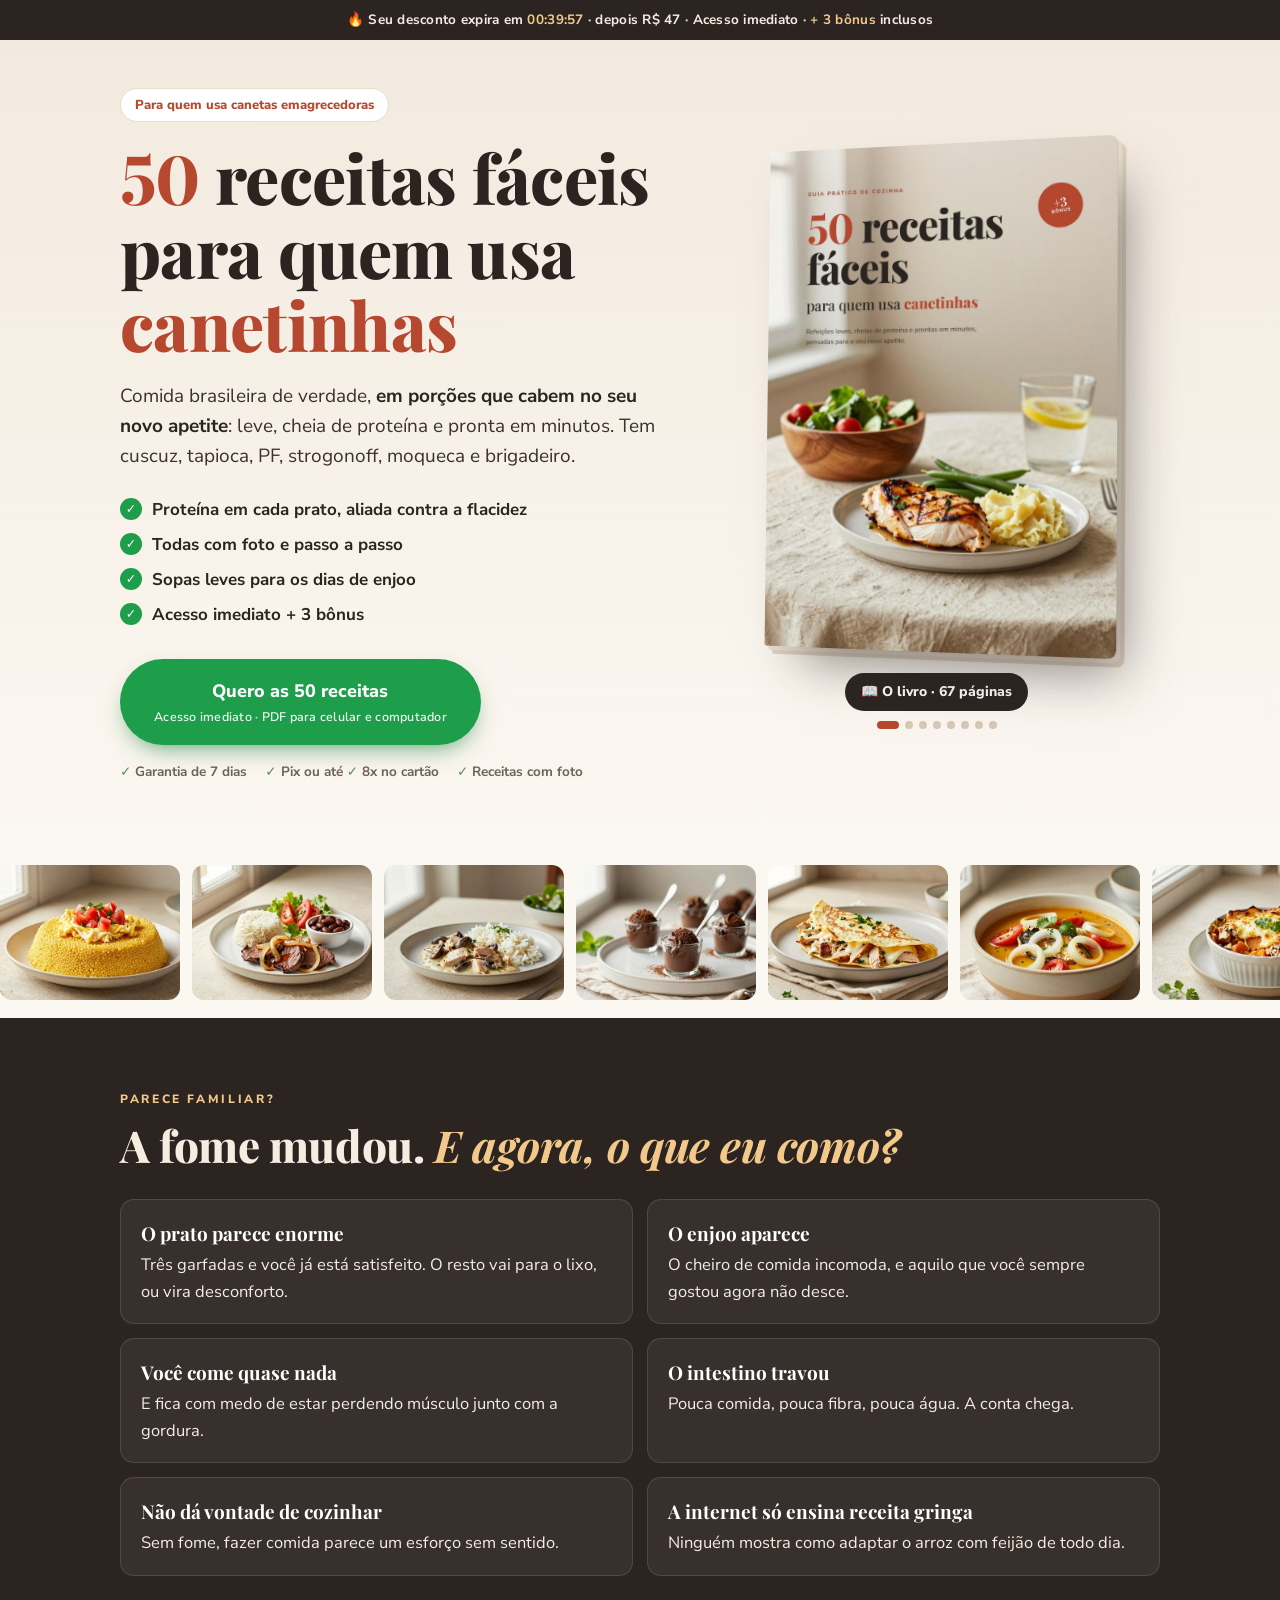
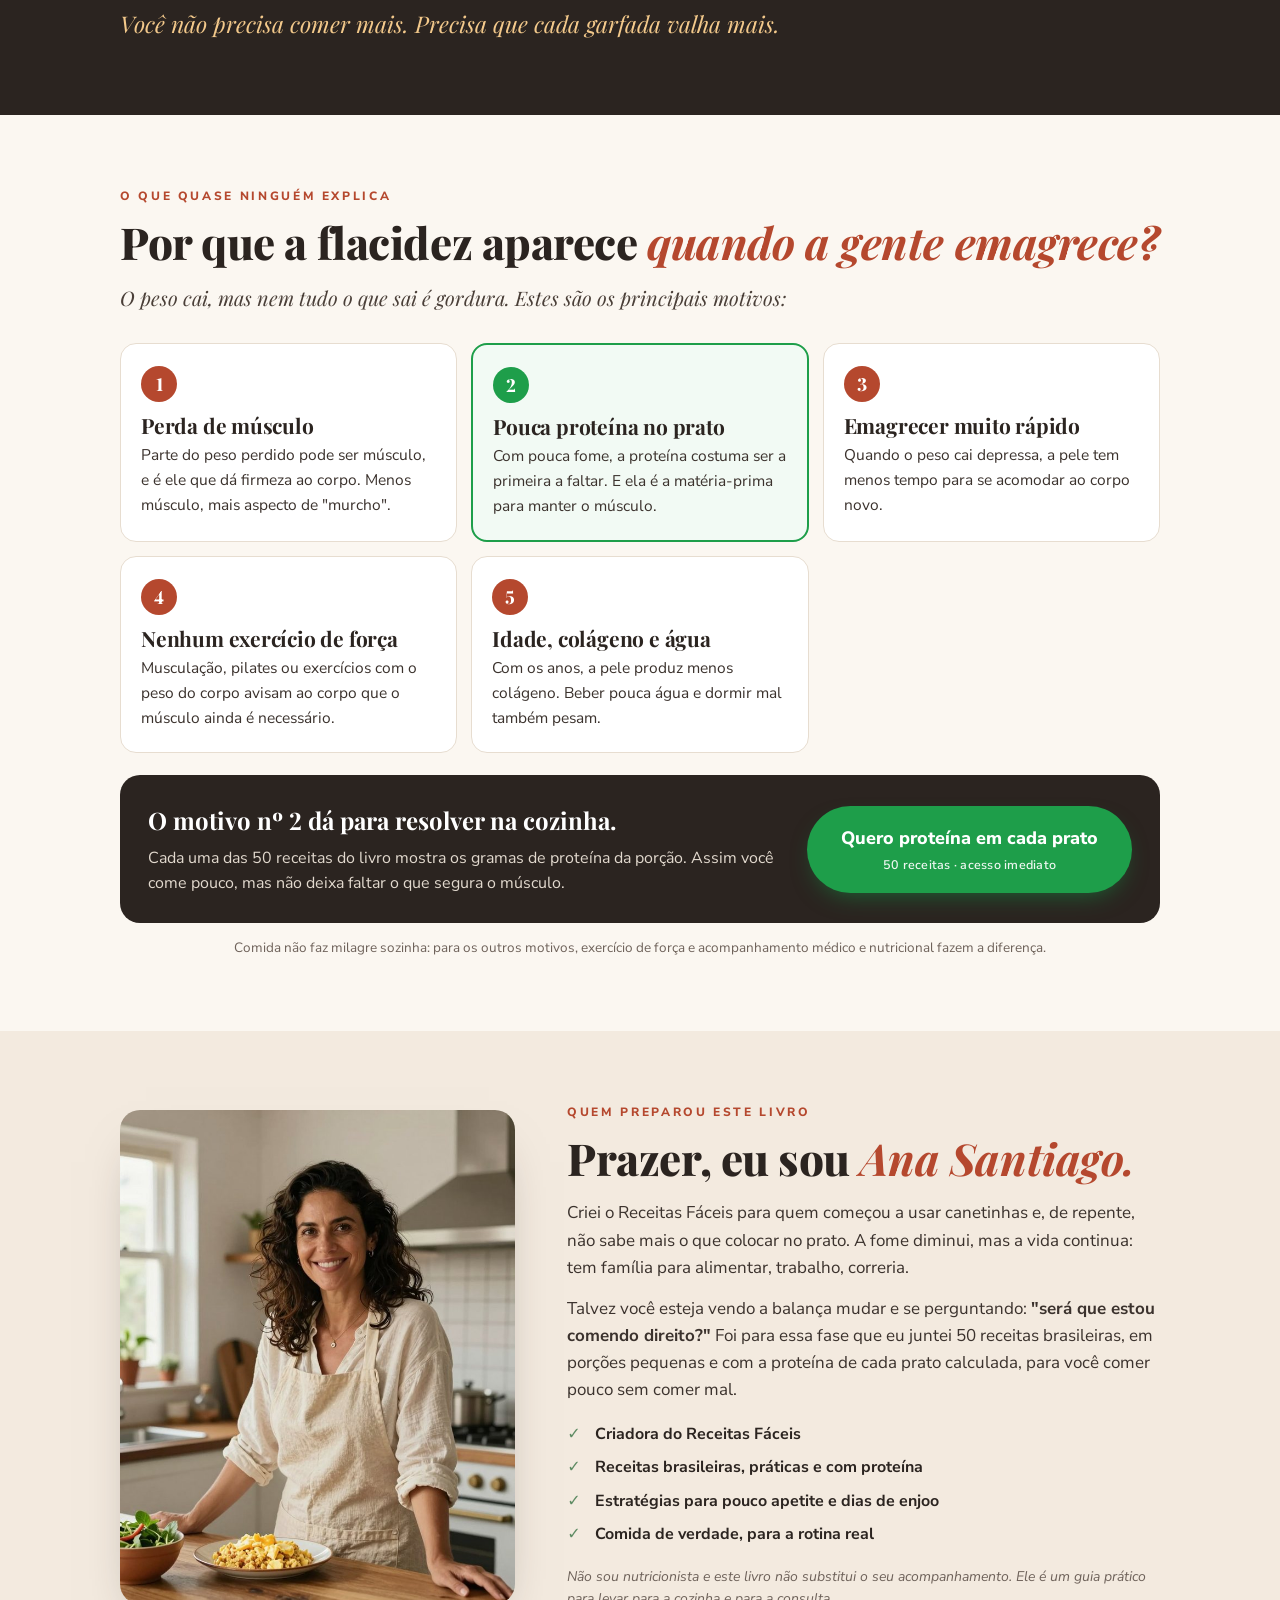
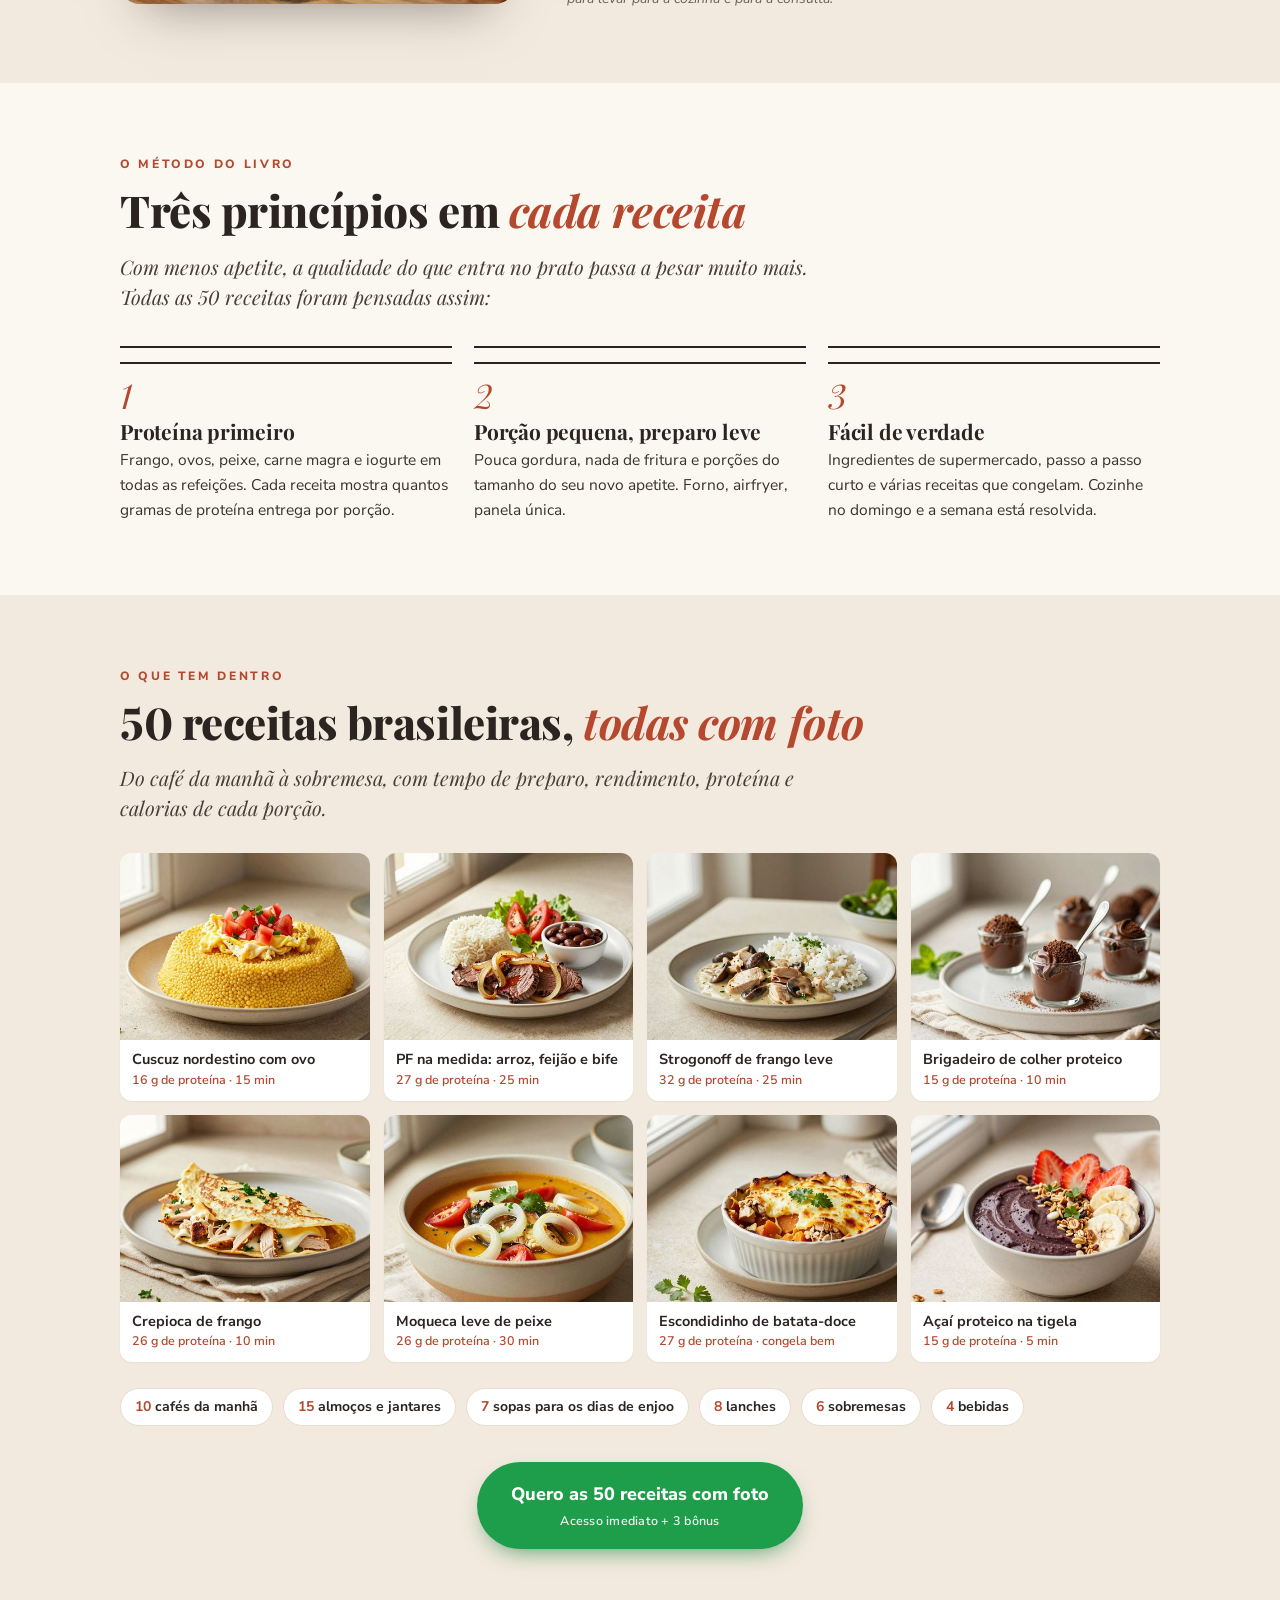
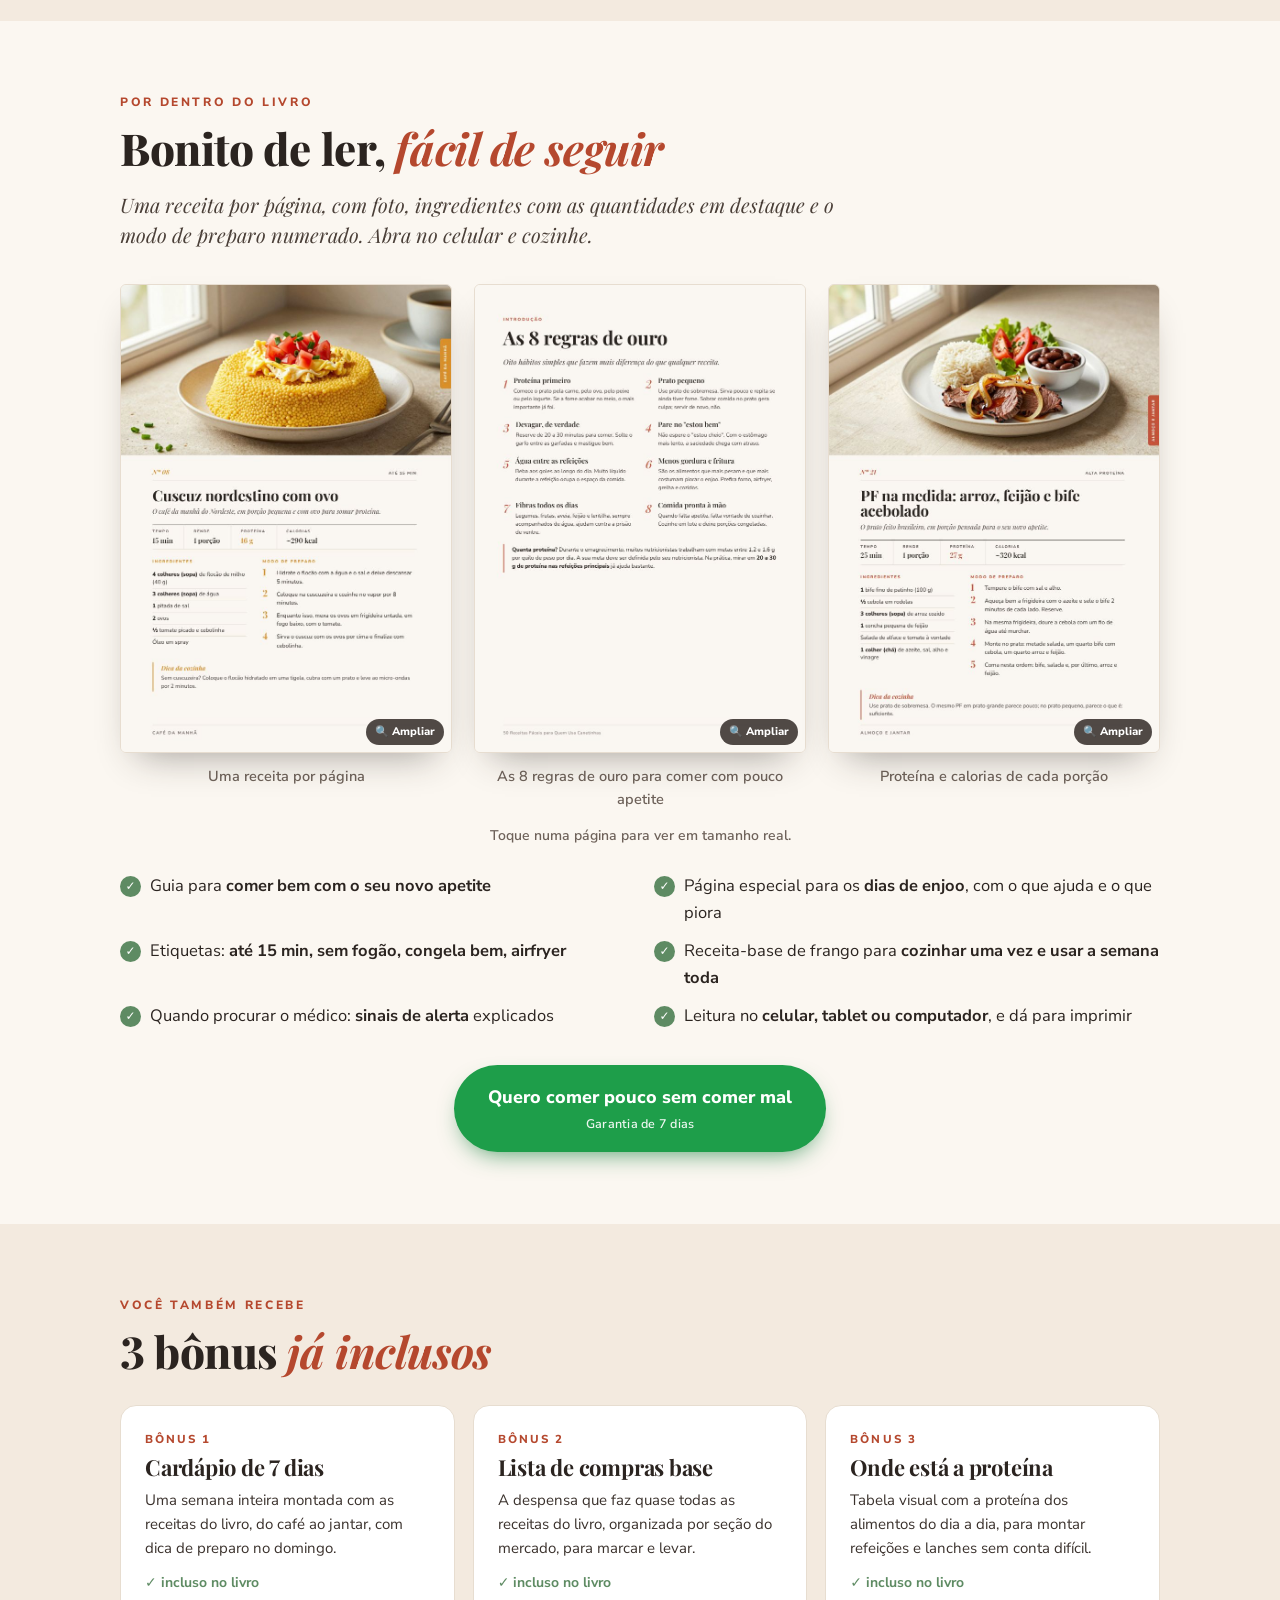
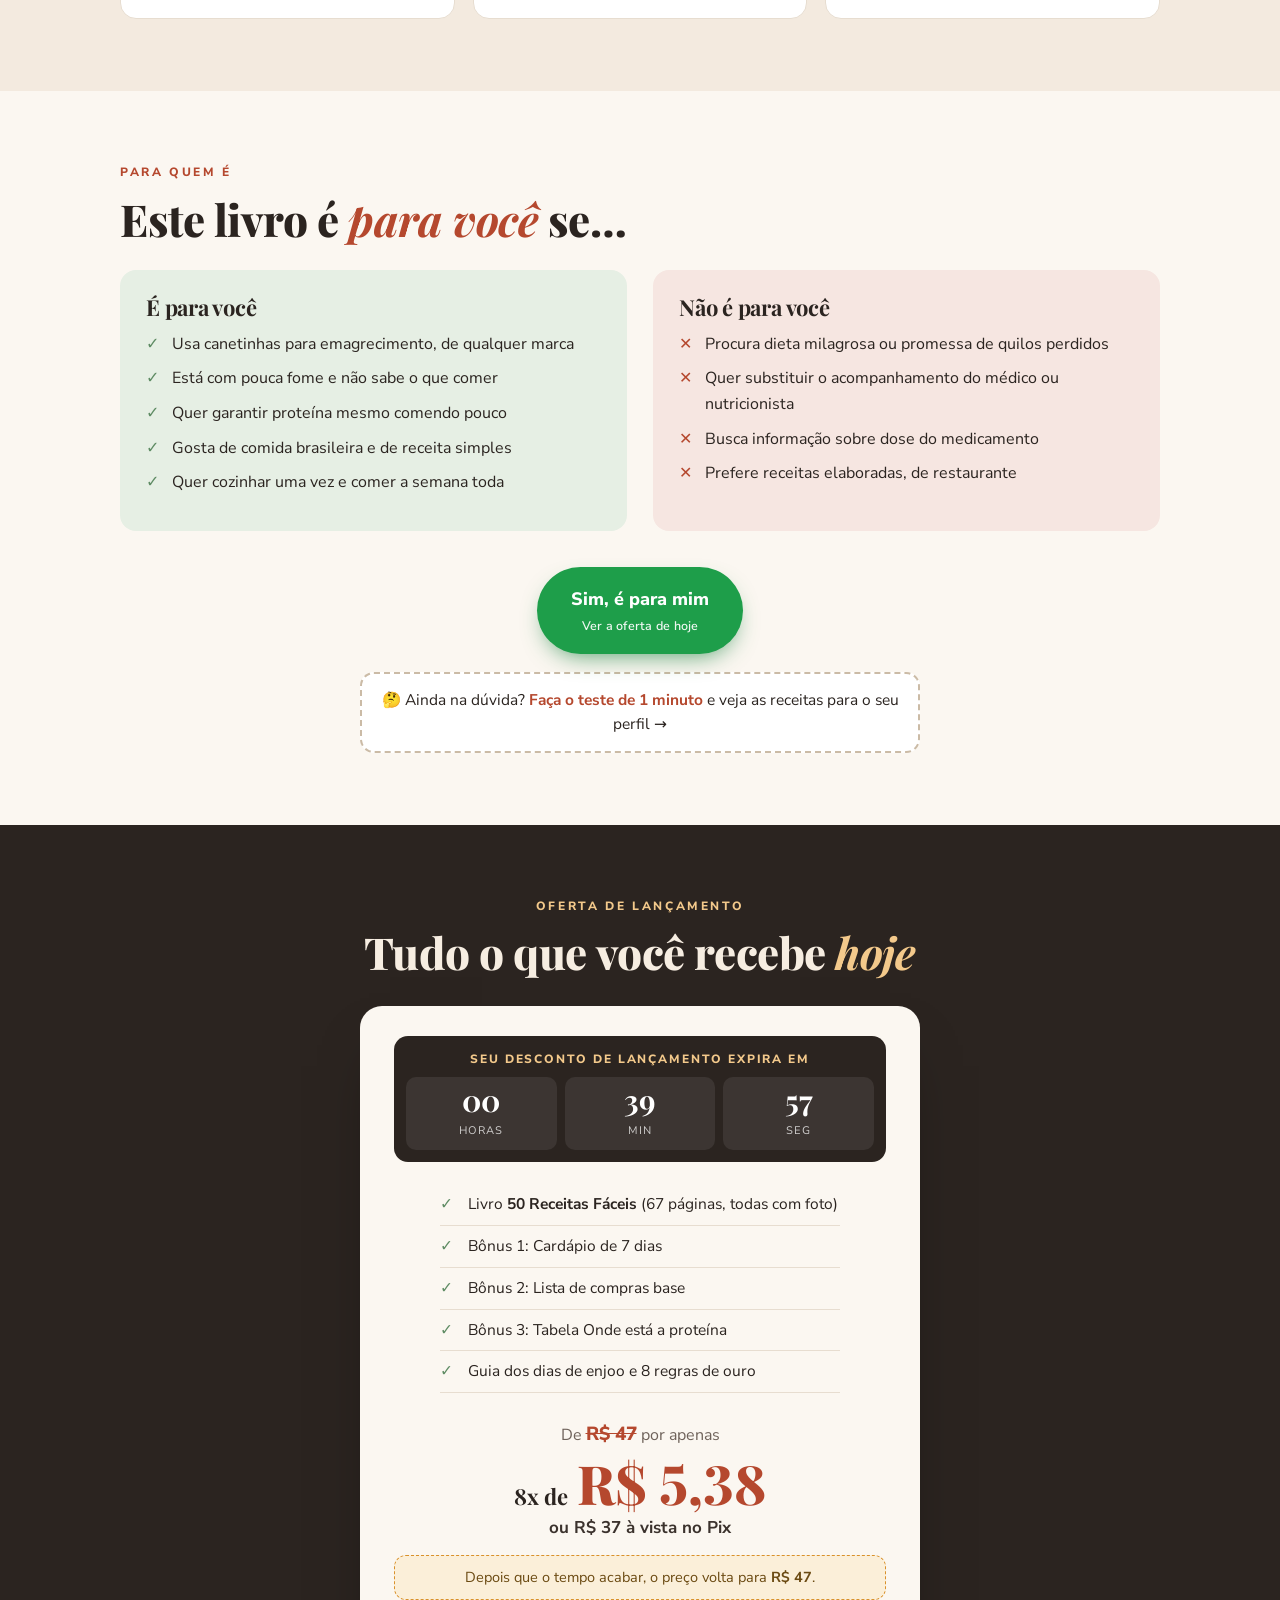
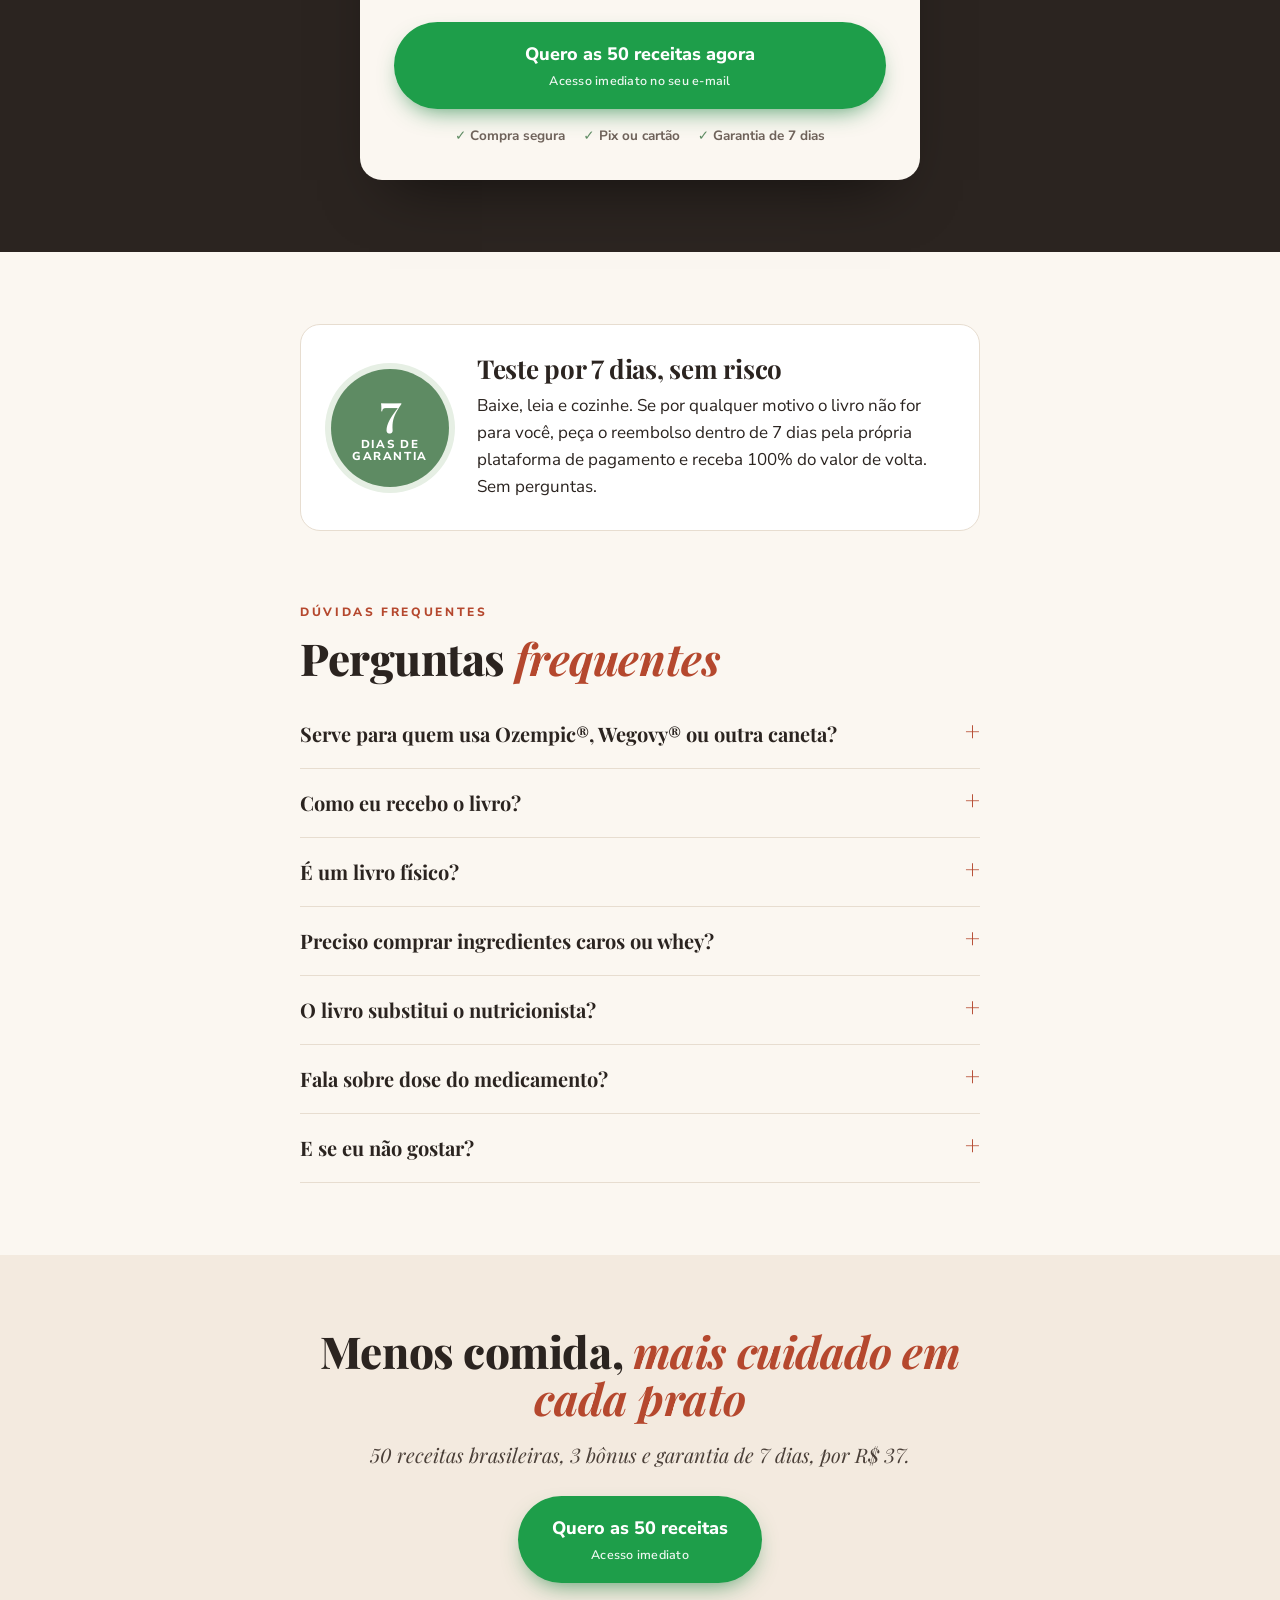
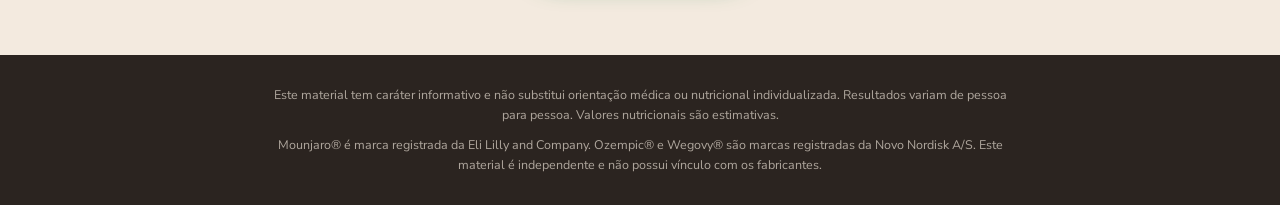
<file: index.html>
<!doctype html>
<html lang="pt-BR">
<head>
<meta charset="utf-8">
<meta name="facebook-domain-verification" content="7r2wy6qenrt1vvg6anz4038bp9ae4f" />
<meta name="viewport" content="width=device-width, initial-scale=1">
<title>50 Receitas Fáceis · leves e cheias de proteína</title>
<meta property="og:type" content="website">
<meta property="og:url" content="https://receitasfaceis.github.io/">
<meta property="og:title" content="50 Receitas Fáceis: comida brasileira leve e cheia de proteína">
<meta property="og:description" content="Porções pequenas, proteína calculada em cada prato. Cardápio de 7 dias e lista de compras inclusos.">
<meta property="og:image" content="https://receitasfaceis.github.io/img/og-capa.jpg">
<meta name="description" content="50 receitas brasileiras, leves e cheias de proteína, pensadas para quem come pouco. Com cardápio de 7 dias, lista de compras e tabela de proteína.">
<link rel="preconnect" href="https://fonts.googleapis.com">
<link href="https://fonts.googleapis.com/css2?family=Playfair+Display:ital,wght@0,600;0,700;0,800;1,500;1,700&family=Nunito+Sans:opsz,wght@6..12,400;6..12,600;6..12,700;6..12,800&display=swap" rel="stylesheet">
<style>
/* ─────────────────────────────────────────────────────────────
   CONFIGURAÇÃO: troque o link do checkout e os preços aqui e nos
   textos marcados com data-preco (busque por "R$").
   ───────────────────────────────────────────────────────────── */
:root{
  --papel:#FBF7F1; --creme:#F3EADF; --tinta:#2B2420; --suave:#6E625A; --linha:#E7DDD0;
  --terra:#B5482E; --terra-esc:#8F3520; --verde:#5E8B63; --cta:#1E9E4A; --cta-esc:#15803D;
  --serif:'Playfair Display',Georgia,serif; --sans:'Nunito Sans',system-ui,sans-serif;
}
*{box-sizing:border-box;margin:0;padding:0}
html{scroll-behavior:smooth}
body{background:var(--papel);color:var(--tinta);font-family:var(--sans);font-size:17px;line-height:1.6;font-variant-numeric:lining-nums;-webkit-font-smoothing:antialiased}
img{max-width:100%;height:auto;display:block}
.wrap{max-width:1080px;margin:0 auto;padding:0 20px}
.estreito{max-width:720px}
section{padding:72px 0}
h1,h2,h3{font-family:var(--serif);line-height:1.08;letter-spacing:-.01em}
h2{font-size:clamp(30px,5vw,44px);font-weight:800;margin-bottom:18px}
h2 em{font-style:italic;color:var(--terra);font-weight:700}
.kicker{font-size:12px;font-weight:800;letter-spacing:.22em;text-transform:uppercase;color:var(--terra);margin-bottom:12px}
.lead{font-family:var(--serif);font-style:italic;font-size:20px;color:#4A3F38;line-height:1.5}
p+p{margin-top:14px}

/* botão */
.cta{display:inline-flex;flex-direction:column;align-items:center;gap:2px;background:var(--cta);color:#fff;text-decoration:none;
  font-weight:800;font-size:18px;padding:18px 34px;border-radius:999px;box-shadow:0 10px 24px -10px rgba(22,128,61,.8);
  transition:transform .15s,background .15s;text-align:center;animation:pulsa 2.2s ease-out infinite}
.cta small{font-weight:600;font-size:12.5px;opacity:.92;letter-spacing:.02em}
.cta:hover{background:var(--cta-esc);transform:translateY(-2px) scale(1.02)}
@keyframes pulsa{0%{box-shadow:0 10px 24px -10px rgba(22,128,61,.8),0 0 0 0 rgba(30,158,74,.55)}
  70%{box-shadow:0 10px 24px -10px rgba(22,128,61,.8),0 0 0 16px rgba(30,158,74,0)}
  100%{box-shadow:0 10px 24px -10px rgba(22,128,61,.8),0 0 0 0 rgba(30,158,74,0)}}
.meio-cta{text-align:center;margin-top:36px}
.quiz-link{display:block;max-width:560px;margin:18px auto 0;text-align:center;background:#fff;border:2px dashed #cbbba6;border-radius:14px;
  padding:14px 16px;color:var(--tinta);text-decoration:none;font-size:15.5px}
.quiz-link b{color:var(--terra)}
.quiz-link:hover{border-color:var(--terra)}

/* checklist do hero */
.checks{margin:-8px 0 26px}
.checks li{list-style:none;font-weight:700;font-size:17px;padding:4px 0 4px 32px;position:relative}
.checks li::before{content:"✓";position:absolute;left:0;top:6px;width:22px;height:22px;border-radius:50%;background:var(--cta);color:#fff;
  font-size:12.5px;display:flex;align-items:center;justify-content:center}

/* faixa de fotos rolando */
.faixa{overflow:hidden;background:var(--papel);padding:18px 0}
.faixa-trilho{display:flex;gap:12px;width:max-content;animation:rola 60s linear infinite}
.faixa img{width:180px;height:135px;object-fit:cover;border-radius:12px}
@keyframes rola{to{transform:translateX(-50%)}}

/* aparecer ao rolar */
.js .rv{opacity:0;transform:translateY(22px);transition:opacity .7s ease,transform .7s ease}
.js .rv.vis{opacity:1;transform:none}
.grade-rec figure{transition:transform .2s,box-shadow .2s}
.grade-rec figure:hover{transform:translateY(-4px);box-shadow:0 16px 30px -16px rgba(43,36,32,.4)}
@media (prefers-reduced-motion:reduce){.cta,.faixa-trilho{animation:none}.js .rv{opacity:1;transform:none}}
.cta:focus-visible{outline:3px solid var(--tinta);outline-offset:3px}
.selos{display:flex;flex-wrap:wrap;gap:8px 18px;margin-top:16px;font-size:13.5px;color:var(--suave);font-weight:700}
.selos span::before{content:"✓ ";color:var(--verde)}

/* barra topo */
.topo{background:var(--tinta);color:#F6EDE1;text-align:center;font-size:13.5px;font-weight:700;padding:9px 16px;letter-spacing:.02em}
.topo b{color:#F3C98B}

/* hero */
.hero{padding:48px 0 64px;background:linear-gradient(180deg,var(--creme),var(--papel));overflow:hidden}
.hero-grid{display:grid;grid-template-columns:1.1fr .9fr;gap:48px;align-items:center}
.hero h1{font-size:clamp(40px,6.6vw,68px);font-weight:800}
.hero h1 em{font-style:normal;color:var(--terra)}
.hero .sub{font-size:19px;margin:20px 0 28px;color:#3B322D;max-width:34em}
.hero .sub b{color:var(--tinta)}
.livro{perspective:1400px;display:flex;flex-direction:column;align-items:center}
.slides{position:relative;width:min(360px,80vw);aspect-ratio:900/1273;border-radius:3px 8px 8px 3px;overflow:hidden;background:#fff;cursor:pointer;
  transform:rotateY(-14deg) rotateX(2deg);transition:transform .5s;
  box-shadow:22px 30px 50px -18px rgba(43,36,32,.55),4px 4px 0 #e9dfd1,8px 8px 0 #ddd1c1}
.slides:hover{transform:rotateY(-6deg)}
.slides img{position:absolute;inset:0;width:100%;height:100%;object-fit:cover;opacity:0;transition:opacity .8s ease}
.slides img.on{opacity:1}
.legenda{margin-top:22px;background:var(--tinta);color:#fff;font-weight:800;font-size:14px;padding:8px 16px;border-radius:999px;transition:opacity .3s;text-align:center}
.pontos{display:flex;gap:6px;margin-top:10px}
.pontos button{width:8px;height:8px;border-radius:50%;border:0;background:#d6c8b5;padding:0;cursor:pointer;transition:width .3s,background .3s}
.pontos button.on{width:22px;border-radius:99px;background:var(--terra)}
.pill{display:inline-block;background:#fff;border:1px solid var(--linha);border-radius:999px;padding:6px 14px;font-size:13px;font-weight:800;color:var(--terra);margin-bottom:18px}

/* dor */
.dor{background:var(--tinta);color:#F6EDE1}
.dor .kicker{color:#F3C98B}
.dor h2 em{color:#F3C98B}
.dores{display:grid;grid-template-columns:repeat(2,1fr);gap:14px;margin:30px 0}
.dores div{background:rgba(255,255,255,.06);border:1px solid rgba(255,255,255,.12);border-radius:14px;padding:18px 20px;font-size:16.5px}
.dores b{display:block;font-family:var(--serif);font-size:19px;color:#fff;margin-bottom:4px}
.dor .fecho{font-family:var(--serif);font-size:23px;font-style:italic;color:#F3C98B}

/* mecanismo */
.tres{display:grid;grid-template-columns:repeat(3,1fr);gap:22px;margin-top:34px}
.tres div{border-top:2px solid var(--tinta);padding-top:14px}
.tres .n{font-family:var(--serif);font-style:italic;font-size:34px;color:var(--terra);line-height:1}
.tres h3{font-size:21px;margin:8px 0 6px}
.tres p{font-size:15.5px;color:#3B322D}

/* receitas */
.receitas{background:var(--creme)}
.grade-rec{display:grid;grid-template-columns:repeat(4,1fr);gap:14px;margin-top:30px}
.grade-rec figure{background:#fff;border-radius:12px;overflow:hidden;box-shadow:0 1px 2px rgba(43,36,32,.06)}
.grade-rec img{aspect-ratio:4/3;object-fit:cover;width:100%}
.grade-rec figcaption{padding:10px 12px 12px;font-weight:700;font-size:14.5px;line-height:1.3}
.grade-rec figcaption span{display:block;font-weight:600;font-size:12.5px;color:var(--terra);margin-top:3px}
.caps{display:flex;flex-wrap:wrap;gap:10px;margin-top:26px}
.caps span{background:#fff;border:1px solid var(--linha);border-radius:999px;padding:7px 14px;font-size:14px;font-weight:700}
.caps b{color:var(--terra)}

/* por dentro */
.paginas{display:grid;grid-template-columns:repeat(3,1fr);gap:22px;margin-top:34px;align-items:start}
.paginas figure img{border-radius:6px;box-shadow:0 18px 36px -18px rgba(43,36,32,.45);border:1px solid var(--linha)}
.paginas figcaption{font-size:14.5px;color:var(--suave);margin-top:12px;text-align:center;font-weight:600}
.paginas figure:nth-child(2){transform:translateY(-18px)}
.paginas a{display:block;position:relative;cursor:zoom-in}
.paginas a::after{content:"🔍 Ampliar";position:absolute;right:8px;bottom:8px;background:rgba(43,36,32,.82);color:#fff;font-size:11px;font-weight:800;padding:4px 9px;border-radius:999px}
.dica-zoom{text-align:center;font-size:14px;color:var(--suave);margin-top:14px;font-weight:600}
#zoom{position:fixed;inset:0;background:rgba(20,16,14,.94);z-index:50;display:none;overflow:auto;-webkit-overflow-scrolling:touch}
#zoom.aberto{display:block}
#zoom img{display:block;width:min(900px,100%);margin:0 auto;padding:56px 0 24px}
#zoom button{position:fixed;top:12px;right:12px;width:44px;height:44px;border-radius:50%;border:0;background:#fff;color:var(--tinta);font-size:22px;font-weight:800;cursor:pointer}

/* flacidez */
.motivos{display:grid;grid-template-columns:repeat(3,1fr);gap:14px;margin-top:30px}
.motivos div{background:#fff;border:1px solid var(--linha);border-radius:16px;padding:22px 20px;position:relative}
.motivos div:nth-child(2){border:2px solid var(--cta);background:#F2FAF4}
.motivos .n{display:inline-flex;align-items:center;justify-content:center;width:36px;height:36px;border-radius:50%;background:var(--terra);color:#fff;
  font-family:var(--serif);font-weight:800;font-size:18px}
.motivos div:nth-child(2) .n{background:var(--cta)}
.motivos h3{font-size:21px;margin:12px 0 6px}
.motivos p{font-size:15.5px;color:#3B322D}
.ponte{display:flex;gap:26px;align-items:center;justify-content:space-between;background:var(--tinta);color:#F6EDE1;border-radius:20px;padding:26px 28px;margin-top:22px}
.ponte b{font-family:var(--serif);font-size:24px;color:#fff;display:block;margin-bottom:6px}
.ponte p{font-size:16px;opacity:.9}
.ponte .cta{flex:none}
.nota-f{font-size:13.5px;color:var(--suave);margin-top:14px;text-align:center}

/* autora */
.autora{background:var(--creme)}
.autora-grid{display:grid;grid-template-columns:.8fr 1.2fr;gap:52px;align-items:center}
.autora-grid img{border-radius:20px;box-shadow:0 26px 50px -26px rgba(43,36,32,.5);aspect-ratio:4/5;object-fit:cover}
.autora p{margin-top:14px;font-size:17px;color:#3B322D}
.autora ul{margin-top:18px}
.autora li{list-style:none;padding-left:28px;position:relative;margin-bottom:8px;font-weight:700;font-size:16px}
.autora li::before{content:"✓";position:absolute;left:0;color:var(--verde);font-weight:800}
.autora .aviso{font-size:14px;color:var(--suave);margin-top:18px;font-style:italic}

/* lista do que vem */
.inclui{display:grid;grid-template-columns:1fr 1fr;gap:12px 28px;margin-top:26px}
.inclui li{list-style:none;padding-left:30px;position:relative;font-size:16.5px}
.inclui li::before{content:"✓";position:absolute;left:0;top:0;width:21px;height:21px;border-radius:50%;background:var(--verde);color:#fff;
  font-size:12px;font-weight:800;display:flex;align-items:center;justify-content:center;margin-top:3px}

/* bônus */
.bonus{display:grid;grid-template-columns:repeat(3,1fr);gap:18px;margin-top:30px}
.bonus article{background:#fff;border:1px solid var(--linha);border-radius:16px;padding:24px}
.bonus .tag{font-size:11.5px;font-weight:800;letter-spacing:.18em;text-transform:uppercase;color:var(--terra)}
.bonus h3{font-size:22px;margin:8px 0}
.bonus p{font-size:15px;color:#3B322D}
.bonus .valor{margin-top:12px;font-size:14px;color:var(--suave)}
.bonus .valor s{margin-right:6px}
.bonus .valor b{color:var(--verde)}

/* para quem */
.quem{display:grid;grid-template-columns:1fr 1fr;gap:26px;margin-top:28px}
.quem > div{border-radius:16px;padding:26px}
.sim{background:#E6EFE4}.nao{background:#F6E6E1}
.quem h3{font-size:22px;margin-bottom:12px}
.quem li{list-style:none;padding-left:26px;position:relative;margin-bottom:9px;font-size:16px}
.sim li::before{content:"✓";position:absolute;left:0;color:var(--verde);font-weight:800}
.nao li::before{content:"✕";position:absolute;left:0;color:var(--terra);font-weight:800}

/* depoimentos (preencher com depoimentos reais) */
.depo{display:none}

/* oferta */
.oferta{background:var(--tinta);color:#F6EDE1}
.caixa{background:var(--papel);color:var(--tinta);border-radius:22px;padding:34px;max-width:560px;margin:30px auto 0;text-align:center;
  box-shadow:0 30px 60px -30px rgba(0,0,0,.6)}
.caixa .de{color:var(--suave);font-size:16px}
.caixa .de s{color:var(--terra);font-weight:800;font-size:19px}
.caixa .por{font-family:var(--serif);font-weight:800;font-size:64px;line-height:1;color:var(--terra);margin:6px 0}
.caixa .por small{font-size:24px;vertical-align:top;margin-right:4px}
.caixa .parc{font-weight:700;color:#3B322D;margin-bottom:22px}
.caixa .lote{background:#FBEFD9;border:1px dashed #D9912B;border-radius:12px;padding:10px 14px;font-size:14.5px;margin:-8px 0 22px;color:#6B4A12}
.caixa .parc-grande{font-family:var(--serif);font-weight:800;font-size:54px;line-height:1;color:var(--terra);margin:6px 0 4px}
.caixa .parc-grande small{font-size:22px;font-weight:700;color:var(--tinta);margin-right:4px}
.contador{background:var(--tinta);color:#fff;border-radius:14px;padding:14px 12px 12px;margin:-4px 0 22px}
.ct-t{font-size:12px;font-weight:800;letter-spacing:.16em;text-transform:uppercase;color:#F3C98B;margin-bottom:8px}
.ct-n{display:grid;grid-template-columns:repeat(4,1fr);gap:8px}
.ct-n div{background:rgba(255,255,255,.08);border-radius:10px;padding:8px 0}
.ct-n b{display:block;font-family:var(--serif);font-size:30px;line-height:1;font-variant-numeric:tabular-nums}
.ct-n span{font-size:11px;letter-spacing:.1em;text-transform:uppercase;opacity:.75}
.caixa ul{text-align:left;margin:0 auto 26px;max-width:400px}
.caixa li{list-style:none;padding:8px 0 8px 28px;border-bottom:1px solid var(--linha);position:relative;font-size:15.5px}
.caixa li::before{content:"✓";position:absolute;left:0;color:var(--verde);font-weight:800}
.caixa li s{color:var(--suave);font-size:13px;margin-left:4px}
.caixa .cta{width:100%}
.caixa .selos{justify-content:center}

/* garantia */
.garantia{display:flex;gap:28px;align-items:center;background:#fff;border:1px solid var(--linha);border-radius:20px;padding:30px}
.selo-g{flex:none;width:118px;height:118px;border-radius:50%;background:var(--verde);color:#fff;display:flex;flex-direction:column;
  align-items:center;justify-content:center;font-weight:800;text-align:center;line-height:1.05;box-shadow:0 0 0 6px #E6EFE4}
.selo-g b{font-family:var(--serif);font-size:42px}
.selo-g span{font-size:11.5px;letter-spacing:.14em;text-transform:uppercase}

/* faq */
.faq details{border-bottom:1px solid var(--linha);padding:18px 0}
.faq summary{cursor:pointer;font-family:var(--serif);font-size:20px;font-weight:700;list-style:none;display:flex;justify-content:space-between;gap:16px}
.faq summary::after{content:"+";color:var(--terra);font-size:26px;line-height:1;transition:transform .2s}
.faq details[open] summary::after{transform:rotate(45deg)}
.faq details p{margin-top:10px;color:#3B322D;font-size:16px}

/* final */
.final{text-align:center;background:var(--creme)}
.rodape{background:var(--tinta);color:rgba(246,237,225,.65);font-size:12.5px;padding:30px 0;text-align:center;line-height:1.6}
.rodape p{max-width:760px;margin:0 auto}

/* cta fixo mobile */
.fixo{display:none}

@media (max-width:820px){
  body{font-size:16px}
  section{padding:56px 0}
  .hero{padding:28px 0 48px}
  .hero-grid{grid-template-columns:1fr;gap:28px}
  .hero-grid .livro{order:-1}
  .slides{width:min(250px,64vw)}
  .legenda{margin-top:16px;font-size:13px}
  .hero .sub{font-size:17px}
  .dores,.tres,.inclui,.quem,.bonus,.autora-grid,.motivos{grid-template-columns:1fr}
  .ponte{flex-direction:column;align-items:stretch;padding:22px 20px}
  .ponte b{font-size:21px}
  .autora-grid{gap:26px}
  .autora-grid img{width:min(300px,80vw);margin:0 auto}
  .grade-rec{grid-template-columns:1fr 1fr;gap:10px}
  .paginas{grid-template-columns:1fr 1fr}
  .paginas figure:nth-child(2){transform:none}
  .paginas figure:nth-child(3){display:none}
  .cta{width:100%;padding:17px 20px}
  .garantia{flex-direction:column;text-align:center}
  .caixa{padding:26px 20px}
  .caixa .por{font-size:54px}
  .fixo{display:block;position:fixed;left:0;right:0;bottom:0;padding:10px 14px calc(10px + env(safe-area-inset-bottom));
    background:rgba(251,247,241,.96);backdrop-filter:blur(6px);border-top:1px solid var(--linha);z-index:10;
    transform:translateY(110%);transition:transform .25s}
  .fixo.on{transform:none}
  .fixo .cta{font-size:16px;padding:13px}
  .rodape{padding-bottom:96px}
}
</style>
<!-- Meta Pixel (sem coleta automática de metadados da página) -->
<script>
!function(f,b,e,v,n,t,s){if(f.fbq)return;n=f.fbq=function(){n.callMethod?n.callMethod.apply(n,arguments):n.queue.push(arguments)};if(!f._fbq)f._fbq=n;n.push=n;n.loaded=!0;n.version='2.0';n.queue=[];t=b.createElement(e);t.async=!0;t.src=v;s=b.getElementsByTagName(e)[0];s.parentNode.insertBefore(t,s)}(window,document,'script','https://connect.facebook.net/en_US/fbevents.js');
fbq('set','autoConfig',false,'2507705416387792');
fbq('init','2507705416387792');
fbq('track','PageView');
</script>
<noscript><img height="1" width="1" style="display:none" src="https://www.facebook.com/tr?id=2507705416387792&ev=PageView&noscript=1"/></noscript>
</head>
<body>

<div class="topo"><span id="topo-lote" hidden>🔥 Preço de lançamento acaba em <b class="ct-curto">--</b> · depois <b class="p-depois"></b> · </span>Acesso imediato · <b>+ 3 bônus</b> inclusos</div>

<!-- ───────────── HERO ───────────── -->
<header class="hero">
  <div class="wrap hero-grid">
    <div>
      <span class="pill">Para quem usa canetas emagrecedoras</span>
      <h1><em>50</em> receitas fáceis para quem usa <em>canetinhas</em></h1>
      <p class="sub">Comida brasileira de verdade, <b>em porções que cabem no seu novo apetite</b>: leve, cheia de proteína e pronta em minutos. Tem cuscuz, tapioca, PF, strogonoff, moqueca e brigadeiro.</p>
      <ul class="checks">
        <li>Proteína em cada prato, aliada contra a flacidez</li>
        <li>Todas com foto e passo a passo</li>
        <li>Sopas leves para os dias de enjoo</li>
        <li>Acesso imediato + 3 bônus</li>
      </ul>
      <a class="cta" href="#oferta">Quero as 50 receitas<small>Acesso imediato · PDF para celular e computador</small></a>
      <div class="selos"><span>Garantia de 7 dias</span><span>Pix ou até <span class="n-parc">8</span>x no cartão</span><span>Receitas com foto</span></div>
    </div>
    <div class="livro vitrine">
      <div class="slides" id="slides" role="img" aria-label="Capa e páginas do livro 50 Receitas Fáceis">
        <img class="on" src="img/capa.jpg" alt="" data-leg="📖 O livro · 67 páginas" width="900" height="1273">
        <img src="img/pag-cuscuz.jpg" alt="" data-leg="Cada receita com foto e passo a passo" width="720" height="1019">
        <img src="img/pag-cafe.jpg" alt="" data-leg="6 capítulos, do café à sobremesa" width="720" height="1019">
        <img src="img/pag-pf.jpg" alt="" data-leg="Proteína e calorias de cada porção" width="720" height="1019">
        <img src="img/pag-sopas.jpg" alt="" data-leg="7 sopas para os dias de enjoo" width="720" height="1019">
        <img src="img/pag-cardapio.jpg" alt="" data-leg="Bônus 1 · Cardápio de 7 dias" width="720" height="1019">
        <img src="img/pag-lista.jpg" alt="" data-leg="Bônus 2 · Lista de compras" width="720" height="1019">
        <img src="img/pag-proteina.jpg" alt="" data-leg="Bônus 3 · Onde está a proteína" width="720" height="1019">
      </div>
      <div class="legenda" id="legenda">📖 O livro · 67 páginas</div>
      <div class="pontos" id="pontos"></div>
    </div>
  </div>
</header>

<div class="faixa" aria-hidden="true"><div class="faixa-trilho">
  <img src="img/r08.jpg" alt=""><img src="img/r21.jpg" alt=""><img src="img/r16.jpg" alt=""><img src="img/r42.jpg" alt=""><img src="img/r04.jpg" alt=""><img src="img/r22.jpg" alt=""><img src="img/r12.jpg" alt=""><img src="img/r46.jpg" alt=""><img src="img/r10.jpg" alt=""><img src="img/r17.jpg" alt=""><img src="img/r20.jpg" alt=""><img src="img/r23.jpg" alt=""><img src="img/r28.jpg" alt=""><img src="img/r32.jpg" alt=""><img src="img/r33.jpg" alt=""><img src="img/r36.jpg" alt="">
  <img src="img/r08.jpg" alt=""><img src="img/r21.jpg" alt=""><img src="img/r16.jpg" alt=""><img src="img/r42.jpg" alt=""><img src="img/r04.jpg" alt=""><img src="img/r22.jpg" alt=""><img src="img/r12.jpg" alt=""><img src="img/r46.jpg" alt=""><img src="img/r10.jpg" alt=""><img src="img/r17.jpg" alt=""><img src="img/r20.jpg" alt=""><img src="img/r23.jpg" alt=""><img src="img/r28.jpg" alt=""><img src="img/r32.jpg" alt=""><img src="img/r33.jpg" alt=""><img src="img/r36.jpg" alt="">
</div></div>

<!-- ───────────── DOR ───────────── -->
<section class="dor">
  <div class="wrap">
    <div class="kicker">Parece familiar?</div>
    <h2>A fome mudou. <em>E agora, o que eu como?</em></h2>
    <div class="dores">
      <div><b>O prato parece enorme</b>Três garfadas e você já está satisfeito. O resto vai para o lixo, ou vira desconforto.</div>
      <div><b>O enjoo aparece</b>O cheiro de comida incomoda, e aquilo que você sempre gostou agora não desce.</div>
      <div><b>Você come quase nada</b>E fica com medo de estar perdendo músculo junto com a gordura.</div>
      <div><b>O intestino travou</b>Pouca comida, pouca fibra, pouca água. A conta chega.</div>
      <div><b>Não dá vontade de cozinhar</b>Sem fome, fazer comida parece um esforço sem sentido.</div>
      <div><b>A internet só ensina receita gringa</b>Ninguém mostra como adaptar o arroz com feijão de todo dia.</div>
    </div>
    <p class="fecho">Você não precisa comer mais. Precisa que cada garfada valha mais.</p>
  </div>
</section>

<!-- ───────────── FLACIDEZ ───────────── -->
<section class="flacidez">
  <div class="wrap">
    <div class="kicker">O que quase ninguém explica</div>
    <h2>Por que a flacidez aparece <em>quando a gente emagrece?</em></h2>
    <p class="lead estreito">O peso cai, mas nem tudo o que sai é gordura. Estes são os principais motivos:</p>
    <div class="motivos">
      <div><span class="n">1</span><h3>Perda de músculo</h3><p>Parte do peso perdido pode ser músculo, e é ele que dá firmeza ao corpo. Menos músculo, mais aspecto de "murcho".</p></div>
      <div><span class="n">2</span><h3>Pouca proteína no prato</h3><p>Com pouca fome, a proteína costuma ser a primeira a faltar. E ela é a matéria-prima para manter o músculo.</p></div>
      <div><span class="n">3</span><h3>Emagrecer muito rápido</h3><p>Quando o peso cai depressa, a pele tem menos tempo para se acomodar ao corpo novo.</p></div>
      <div><span class="n">4</span><h3>Nenhum exercício de força</h3><p>Musculação, pilates ou exercícios com o peso do corpo avisam ao corpo que o músculo ainda é necessário.</p></div>
      <div><span class="n">5</span><h3>Idade, colágeno e água</h3><p>Com os anos, a pele produz menos colágeno. Beber pouca água e dormir mal também pesam.</p></div>
    </div>
    <div class="ponte">
      <div class="ponte-t">
        <b>O motivo nº 2 dá para resolver na cozinha.</b>
        <p>Cada uma das 50 receitas do livro mostra os gramas de proteína da porção. Assim você come pouco, mas não deixa faltar o que segura o músculo.</p>
      </div>
      <a class="cta" href="#oferta">Quero proteína em cada prato<small>50 receitas · acesso imediato</small></a>
    </div>
    <p class="nota-f">Comida não faz milagre sozinha: para os outros motivos, exercício de força e acompanhamento médico e nutricional fazem a diferença.</p>
  </div>
</section>

<!-- ───────────── AUTORA ───────────── -->
<section class="autora">
  <div class="wrap autora-grid">
    <img src="img/ana-santiago.jpg" alt="Ana Santiago na cozinha" width="720" height="900" loading="lazy">
    <div>
      <div class="kicker">Quem preparou este livro</div>
      <h2>Prazer, eu sou <em>Ana Santiago.</em></h2>
      <p>Criei o Receitas Fáceis para quem começou a usar canetinhas e, de repente, não sabe mais o que colocar no prato. A fome diminui, mas a vida continua: tem família para alimentar, trabalho, correria.</p>
      <p>Talvez você esteja vendo a balança mudar e se perguntando: <b>"será que estou comendo direito?"</b> Foi para essa fase que eu juntei 50 receitas brasileiras, em porções pequenas e com a proteína de cada prato calculada, para você comer pouco sem comer mal.</p>
      <ul>
        <li>Criadora do Receitas Fáceis</li>
        <li>Receitas brasileiras, práticas e com proteína</li>
        <li>Estratégias para pouco apetite e dias de enjoo</li>
        <li>Comida de verdade, para a rotina real</li>
      </ul>
      <p class="aviso">Não sou nutricionista e este livro não substitui o seu acompanhamento. Ele é um guia prático para levar para a cozinha e para a consulta.</p>
    </div>
  </div>
</section>

<!-- ───────────── MECANISMO ───────────── -->
<section>
  <div class="wrap">
    <div class="kicker">O método do livro</div>
    <h2>Três princípios em <em>cada receita</em></h2>
    <p class="lead estreito">Com menos apetite, a qualidade do que entra no prato passa a pesar muito mais. Todas as 50 receitas foram pensadas assim:</p>
    <div class="tres">
      <div><div class="n">1</div><h3>Proteína primeiro</h3><p>Frango, ovos, peixe, carne magra e iogurte em todas as refeições. Cada receita mostra quantos gramas de proteína entrega por porção.</p></div>
      <div><div class="n">2</div><h3>Porção pequena, preparo leve</h3><p>Pouca gordura, nada de fritura e porções do tamanho do seu novo apetite. Forno, airfryer, panela única.</p></div>
      <div><div class="n">3</div><h3>Fácil de verdade</h3><p>Ingredientes de supermercado, passo a passo curto e várias receitas que congelam. Cozinhe no domingo e a semana está resolvida.</p></div>
    </div>
  </div>
</section>

<!-- ───────────── RECEITAS ───────────── -->
<section class="receitas">
  <div class="wrap">
    <div class="kicker">O que tem dentro</div>
    <h2>50 receitas brasileiras, <em>todas com foto</em></h2>
    <p class="lead estreito">Do café da manhã à sobremesa, com tempo de preparo, rendimento, proteína e calorias de cada porção.</p>
    <div class="grade-rec">
      <figure><img src="img/r08.jpg" alt="Cuscuz nordestino com ovo" loading="lazy"><figcaption>Cuscuz nordestino com ovo<span>16 g de proteína · 15 min</span></figcaption></figure>
      <figure><img src="img/r21.jpg" alt="PF com arroz, feijão e bife acebolado" loading="lazy"><figcaption>PF na medida: arroz, feijão e bife<span>27 g de proteína · 25 min</span></figcaption></figure>
      <figure><img src="img/r16.jpg" alt="Strogonoff de frango leve" loading="lazy"><figcaption>Strogonoff de frango leve<span>32 g de proteína · 25 min</span></figcaption></figure>
      <figure><img src="img/r42.jpg" alt="Brigadeiro de colher proteico" loading="lazy"><figcaption>Brigadeiro de colher proteico<span>15 g de proteína · 10 min</span></figcaption></figure>
      <figure><img src="img/r04.jpg" alt="Crepioca de frango" loading="lazy"><figcaption>Crepioca de frango<span>26 g de proteína · 10 min</span></figcaption></figure>
      <figure><img src="img/r22.jpg" alt="Moqueca leve de peixe" loading="lazy"><figcaption>Moqueca leve de peixe<span>26 g de proteína · 30 min</span></figcaption></figure>
      <figure><img src="img/r12.jpg" alt="Escondidinho de batata-doce com frango" loading="lazy"><figcaption>Escondidinho de batata-doce<span>27 g de proteína · congela bem</span></figcaption></figure>
      <figure><img src="img/r46.jpg" alt="Açaí proteico na tigela" loading="lazy"><figcaption>Açaí proteico na tigela<span>15 g de proteína · 5 min</span></figcaption></figure>
    </div>
    <div class="caps">
      <span><b>10</b> cafés da manhã</span><span><b>15</b> almoços e jantares</span><span><b>7</b> sopas para os dias de enjoo</span>
      <span><b>8</b> lanches</span><span><b>6</b> sobremesas</span><span><b>4</b> bebidas</span>
    </div>
    <div class="meio-cta"><a class="cta" href="#oferta">Quero as 50 receitas com foto<small>Acesso imediato + 3 bônus</small></a></div>
  </div>
</section>

<!-- ───────────── POR DENTRO ───────────── -->
<section>
  <div class="wrap">
    <div class="kicker">Por dentro do livro</div>
    <h2>Bonito de ler, <em>fácil de seguir</em></h2>
    <p class="lead estreito">Uma receita por página, com foto, ingredientes com as quantidades em destaque e o modo de preparo numerado. Abra no celular e cozinhe.</p>
    <div class="paginas">
      <figure><a href="img/pag-cuscuz-hd.jpg"><img src="img/pag-cuscuz.jpg" alt="Página da receita de cuscuz nordestino" loading="lazy"></a><figcaption>Uma receita por página</figcaption></figure>
      <figure><a href="img/pag-regras-hd.jpg"><img src="img/pag-regras.jpg" alt="Página com as 8 regras de ouro" loading="lazy"></a><figcaption>As 8 regras de ouro para comer com pouco apetite</figcaption></figure>
      <figure><a href="img/pag-pf-hd.jpg"><img src="img/pag-pf.jpg" alt="Página do PF na medida" loading="lazy"></a><figcaption>Proteína e calorias de cada porção</figcaption></figure>
    </div>
    <p class="dica-zoom">Toque numa página para ver em tamanho real.</p>
    <ul class="inclui">
      <li>Guia para <b>comer bem com o seu novo apetite</b></li>
      <li>Página especial para os <b>dias de enjoo</b>, com o que ajuda e o que piora</li>
      <li>Etiquetas: <b>até 15 min, sem fogão, congela bem, airfryer</b></li>
      <li>Receita-base de frango para <b>cozinhar uma vez e usar a semana toda</b></li>
      <li>Quando procurar o médico: <b>sinais de alerta</b> explicados</li>
      <li>Leitura no <b>celular, tablet ou computador</b>, e dá para imprimir</li>
    </ul>
    <div class="meio-cta"><a class="cta" href="#oferta">Quero comer pouco sem comer mal<small>Garantia de 7 dias</small></a></div>
  </div>
</section>

<!-- ───────────── BÔNUS ───────────── -->
<section class="receitas">
  <div class="wrap">
    <div class="kicker">Você também recebe</div>
    <h2>3 bônus <em>já inclusos</em></h2>
    <div class="bonus">
      <article><div class="tag">Bônus 1</div><h3>Cardápio de 7 dias</h3><p>Uma semana inteira montada com as receitas do livro, do café ao jantar, com dica de preparo no domingo.</p><div class="valor"><b>✓ incluso no livro</b></div></article>
      <article><div class="tag">Bônus 2</div><h3>Lista de compras base</h3><p>A despensa que faz quase todas as receitas do livro, organizada por seção do mercado, para marcar e levar.</p><div class="valor"><b>✓ incluso no livro</b></div></article>
      <article><div class="tag">Bônus 3</div><h3>Onde está a proteína</h3><p>Tabela visual com a proteína dos alimentos do dia a dia, para montar refeições e lanches sem conta difícil.</p><div class="valor"><b>✓ incluso no livro</b></div></article>
    </div>
  </div>
</section>

<!-- ───────────── PARA QUEM ───────────── -->
<section>
  <div class="wrap">
    <div class="kicker">Para quem é</div>
    <h2>Este livro é <em>para você</em> se…</h2>
    <div class="quem">
      <div class="sim"><h3>É para você</h3><ul>
        <li>Usa canetinhas para emagrecimento, de qualquer marca</li>
        <li>Está com pouca fome e não sabe o que comer</li>
        <li>Quer garantir proteína mesmo comendo pouco</li>
        <li>Gosta de comida brasileira e de receita simples</li>
        <li>Quer cozinhar uma vez e comer a semana toda</li>
      </ul></div>
      <div class="nao"><h3>Não é para você</h3><ul>
        <li>Procura dieta milagrosa ou promessa de quilos perdidos</li>
        <li>Quer substituir o acompanhamento do médico ou nutricionista</li>
        <li>Busca informação sobre dose do medicamento</li>
        <li>Prefere receitas elaboradas, de restaurante</li>
      </ul></div>
    </div>
    <div class="meio-cta"><a class="cta" href="#oferta">Sim, é para mim<small>Ver a oferta de hoje</small></a></div>
    <a class="quiz-link" href="quiz.html">🤔 Ainda na dúvida? <b>Faça o teste de 1 minuto</b> e veja as receitas para o seu perfil →</a>
  </div>
</section>

<!-- ───────────── DEPOIMENTOS: use apenas depoimentos reais, com autorização. Remova o display:none em .depo ───────────── -->
<section class="depo">
  <div class="wrap"><div class="kicker">Quem já está usando</div><h2>O que dizem os leitores</h2></div>
</section>

<!-- ───────────── OFERTA ───────────── -->
<section class="oferta" id="oferta">
  <div class="wrap">
    <div class="kicker" style="text-align:center;color:#F3C98B" id="kicker-oferta">Oferta de lançamento</div>
    <h2 style="text-align:center">Tudo o que você recebe <em style="color:#F3C98B">hoje</em></h2>
    <div class="caixa">
      <div class="contador" id="contador" hidden>
        <div class="ct-t">O preço de lançamento acaba em</div>
        <div class="ct-n"><div><b data-u="d">0</b><span>dias</span></div><div><b data-u="h">00</b><span>horas</span></div><div><b data-u="m">00</b><span>min</span></div><div><b data-u="s">00</b><span>seg</span></div></div>
      </div>
      <ul>
        <li>Livro <b>50 Receitas Fáceis</b> (67 páginas, todas com foto)</li>
        <li>Bônus 1: Cardápio de 7 dias</li>
        <li>Bônus 2: Lista de compras base</li>
        <li>Bônus 3: Tabela Onde está a proteína</li>
        <li>Guia dos dias de enjoo e 8 regras de ouro</li>
      </ul>
      <div class="de" id="rotulo-preco">Preço de lançamento</div>
      <div class="por" id="preco-principal"><small>R$</small><span class="p-num">37</span></div>
      <div class="parc" id="preco-secundario">à vista no Pix · ou em até <span class="n-parc">8</span>x no cartão</div>
      <div class="lote" id="caixa-lote" hidden>Este preço vale até <b class="fim-data"></b>. Depois, passa para <b class="p-depois"></b>.</div>
      <!-- o link do checkout é definido em CONFIG, no script do fim da página -->
      <a class="cta" id="link-checkout" href="#">Quero as 50 receitas agora<small>Acesso imediato no seu e-mail</small></a>
      <div class="selos"><span>Compra segura</span><span>Pix ou cartão</span><span>Garantia de 7 dias</span></div>
    </div>
  </div>
</section>

<!-- ───────────── GARANTIA ───────────── -->
<section>
  <div class="wrap estreito">
    <div class="garantia">
      <div class="selo-g"><b>7</b><span>dias de<br>garantia</span></div>
      <div>
        <h3 style="font-size:26px;margin-bottom:8px">Teste por 7 dias, sem risco</h3>
        <p>Baixe, leia e cozinhe. Se por qualquer motivo o livro não for para você, peça o reembolso dentro de 7 dias pela própria plataforma de pagamento e receba 100% do valor de volta. Sem perguntas.</p>
      </div>
    </div>
  </div>
</section>

<!-- ───────────── FAQ ───────────── -->
<section class="faq" style="padding-top:0">
  <div class="wrap estreito">
    <div class="kicker">Dúvidas frequentes</div>
    <h2>Perguntas <em>frequentes</em></h2>
    <details><summary>Serve para quem usa Ozempic®, Wegovy® ou outra caneta?</summary><p>Sim. As receitas foram pensadas para quem está com o apetite reduzido pelos medicamentos da classe dos agonistas de GLP-1, como Mounjaro®, Ozempic® e Wegovy®. Elas também servem para qualquer pessoa que queira comer menos com mais proteína.</p></details>
    <details><summary>Como eu recebo o livro?</summary><p>Logo após a confirmação do pagamento, você recebe no seu e-mail o acesso para baixar o PDF. No Pix, a liberação costuma ser em poucos minutos.</p></details>
    <details><summary>É um livro físico?</summary><p>Não. É um livro digital em PDF, para ler no celular, no tablet ou no computador. Se preferir, você pode imprimir.</p></details>
    <details><summary>Preciso comprar ingredientes caros ou whey?</summary><p>Não. As receitas usam ingredientes de supermercado comum. Algumas poucas usam whey protein, mas a grande maioria não precisa dele.</p></details>
    <details><summary>O livro substitui o nutricionista?</summary><p>Não. O livro é um guia prático de receitas e hábitos, e não substitui o acompanhamento do seu médico e do seu nutricionista. Ele é ótimo para levar para a consulta e ajustar com o profissional.</p></details>
    <details><summary>Fala sobre dose do medicamento?</summary><p>Não. Dose e ajustes do tratamento são sempre definidos pelo seu médico. O livro trata só da alimentação.</p></details>
    <details><summary>E se eu não gostar?</summary><p>Você tem 7 dias de garantia. Peça o reembolso pela plataforma de pagamento e recebe 100% do valor.</p></details>
  </div>
</section>

<!-- ───────────── FINAL ───────────── -->
<section class="final">
  <div class="wrap estreito">
    <h2>Menos comida, <em>mais cuidado em cada prato</em></h2>
    <p class="lead" style="margin-bottom:26px">50 receitas brasileiras, 3 bônus e garantia de 7 dias, por <span class="p-avista">R$ 37</span>.</p>
    <a class="cta" href="#oferta">Quero as 50 receitas<small>Acesso imediato</small></a>
  </div>
</section>

<footer class="rodape">
  <div class="wrap">
    <p>Este material tem caráter informativo e não substitui orientação médica ou nutricional individualizada. Resultados variam de pessoa para pessoa. Valores nutricionais são estimativas.</p>
    <p style="margin-top:10px">Mounjaro® é marca registrada da Eli Lilly and Company. Ozempic® e Wegovy® são marcas registradas da Novo Nordisk A/S. Este material é independente e não possui vínculo com os fabricantes.</p>
  </div>
</footer>

<div class="fixo" id="fixo"><a class="cta" href="#oferta">Quero as 50 receitas · <span class="p-curto">R$ 37</span></a></div>

<script>
/* ════════════════════ CONFIGURAÇÃO DE PREÇO ════════════════════
   PRECO_AVISTA  preço atual (igual ao do checkout)
   PARCELA_12X   valor EXATO da parcela em 12x mostrado no seu checkout
                 (com os juros da plataforma). Ex.: "3,72". Deixe "" para
                 mostrar só "em até 12x".
   FIM_LOTE      data/hora em que o preço de lançamento acaba. Deixe "" para
                 não mostrar urgência. Só use se for subir o preço de verdade.
   PRECO_DEPOIS  preço após o lançamento (lembre de mudar no checkout também)
   PARCELA_DEPOIS parcela em 12x do preço novo, se souber.
   MODO          "visita": cada visitante tem MINUTOS_VISITA de preço promocional;
                  depois disso o preço SOBE de verdade para ele (página e checkout).
                  "lote": um prazo único para todos, em FIM_LOTE.
                  "": sem contador.
   CHECKOUT_PROMO   link do checkout com o preço promocional (R$ 37)
   CHECKOUT_NORMAL  link do checkout com o preço cheio (R$ 47) */
var CONFIG = {
  MODO: "visita",
  MINUTOS_VISITA: 40,
  FIM_LOTE: "2026-10-05T23:59:00-03:00",
  PRECO_AVISTA: 37,
  PARCELAS: 8,             // máximo de parcelas que a Kiwify libera para R$ 37
  PARCELA_12X: "5,38",     // valor exato da parcela no checkout (8x de R$ 5,38)
  PRECO_DEPOIS: 47,
  PARCELAS_DEPOIS: 11,     // R$ 47 parcela em até 11x
  PARCELA_DEPOIS: "5,22",
  CHECKOUT_PROMO: "https://pay.kiwify.com.br/OX1HIam",
  CHECKOUT_NORMAL: "https://pay.kiwify.com.br/06m8Y7B"
};
(function () {
  var brl = function (v) { return "R$ " + String(v).replace(".", ","); };
  var fim = null;
  if (CONFIG.MODO === "lote" && CONFIG.FIM_LOTE) fim = new Date(CONFIG.FIM_LOTE);
  if (CONFIG.MODO === "visita") {
    // o início fica salvo no navegador: recarregar a página NÃO reinicia o prazo
    var inicio = null;
    try { inicio = parseInt(localStorage.getItem("oferta_inicio"), 10) || null; } catch (e) {}
    if (!inicio) { inicio = Date.now(); try { localStorage.setItem("oferta_inicio", inicio); } catch (e) {} }
    fim = new Date(inicio + CONFIG.MINUTOS_VISITA * 60000);
  }
  var lote = fim && new Date() < fim;
  var encerrado = fim && !lote;
  var preco = encerrado ? CONFIG.PRECO_DEPOIS : CONFIG.PRECO_AVISTA;
  var parcela = encerrado ? CONFIG.PARCELA_DEPOIS : CONFIG.PARCELA_12X;
  var nParc = encerrado ? CONFIG.PARCELAS_DEPOIS : CONFIG.PARCELAS;
  var q = function (sel) { return document.querySelectorAll(sel); };
  q(".n-parc").forEach(function (el) { el.textContent = nParc; });
  q(".p-avista, .p-curto").forEach(function (el) { el.textContent = brl(preco); });
  q(".p-depois").forEach(function (el) { el.textContent = brl(CONFIG.PRECO_DEPOIS); });
  document.getElementById("link-checkout").href = encerrado ? CONFIG.CHECKOUT_NORMAL : CONFIG.CHECKOUT_PROMO;
  if (CONFIG.MODO === "visita") {
    q(".ct-t").forEach(function (el) { el.textContent = "Seu desconto de lançamento expira em"; });
    document.getElementById("caixa-lote").innerHTML = "Depois que o tempo acabar, o preço volta para <b>" + brl(CONFIG.PRECO_DEPOIS) + "</b>.";
    var tl = document.getElementById("topo-lote");
    tl.innerHTML = "🔥 Seu desconto expira em <b class=\"ct-curto\">--</b> · depois " + brl(CONFIG.PRECO_DEPOIS) + " · ";
  }
  if (fim && CONFIG.MODO === "lote") {
    var d = fim.toLocaleDateString("pt-BR", { weekday: "long", day: "2-digit", month: "2-digit" });
    q(".fim-data").forEach(function (el) { el.textContent = d; });
  }
  document.getElementById("topo-lote").hidden = !lote;
  document.getElementById("caixa-lote").hidden = !lote;
  if (!lote) {
    document.getElementById("rotulo-preco").textContent = "Por apenas";
    document.getElementById("kicker-oferta").textContent = "Oferta especial";
  }
  if (lote) {
    // âncora verdadeira: PRECO_DEPOIS é o preço cobrado de fato no CHECKOUT_NORMAL quando o tempo acaba
    document.getElementById("rotulo-preco").innerHTML = "De <s>" + brl(CONFIG.PRECO_DEPOIS) + "</s> por apenas";
    var box = document.getElementById("contador"), curto = q(".ct-curto");
    box.hidden = false;
    var pad = function (n) { return (n < 10 ? "0" : "") + n; };
    var tick = function () {
      var ms = fim - new Date();
      if (ms <= 0) { location.reload(); return; }   // acabou: recarrega já com o preço e o checkout novos        // acabou: recarrega já com o preço novo
      var s = Math.floor(ms / 1000), d = Math.floor(s / 86400), h = Math.floor(s % 86400 / 3600),
          m = Math.floor(s % 3600 / 60), ss = s % 60;
      box.querySelector('[data-u="d"]').textContent = d;
      box.querySelector('[data-u="d"]').parentNode.hidden = !d;
      box.querySelector('.ct-n').style.gridTemplateColumns = d ? "repeat(4,1fr)" : "repeat(3,1fr)";
      box.querySelector('[data-u="h"]').textContent = pad(h);
      box.querySelector('[data-u="m"]').textContent = pad(m);
      box.querySelector('[data-u="s"]').textContent = pad(ss);
      curto.forEach(function (el) { el.textContent = (d ? d + "d " : "") + pad(h) + ":" + pad(m) + ":" + pad(ss); });
    };
    tick(); setInterval(tick, 1000);
  }
  var principal = document.getElementById("preco-principal"), sec = document.getElementById("preco-secundario");
  if (parcela) {
    // parcela em destaque, à vista embaixo
    principal.className = "parc-grande";
    principal.innerHTML = "<small>" + nParc + "x de </small>R$ " + parcela;
    sec.textContent = "ou " + brl(preco) + " à vista no Pix";
    q(".p-curto").forEach(function (el) { el.textContent = nParc + "x de R$ " + parcela; });
  } else {
    principal.querySelector(".p-num").textContent = preco;
  }
})();

// barra de compra fixa no celular: aparece depois do hero e some sobre a oferta
(function () {
  var fixo = document.getElementById('fixo'), hero = document.querySelector('.hero'), oferta = document.getElementById('oferta');
  if (!('IntersectionObserver' in window)) return;
  var heroVisivel = true, ofertaVisivel = false;
  function atualiza() { fixo.classList.toggle('on', !heroVisivel && !ofertaVisivel); }
  new IntersectionObserver(function (e) { heroVisivel = e[0].isIntersecting; atualiza(); }).observe(hero);
  new IntersectionObserver(function (e) { ofertaVisivel = e[0].isIntersecting; atualiza(); }).observe(oferta);
})();
</script>
<script>
document.getElementById("link-checkout").addEventListener("click",function(){
  if(window.fbq) fbq("track","InitiateCheckout",{value:parseFloat(this.href.indexOf("06m8Y7B")>-1?47:37),currency:"BRL"});
});
</script>
<script>
// vitrine do topo: capa e páginas do livro trocando sozinhas
(function () {
  var imgs = document.querySelectorAll("#slides img"), leg = document.getElementById("legenda"),
      pontos = document.getElementById("pontos"), i = 0, timer;
  imgs.forEach(function (_, k) {
    var b = document.createElement("button");
    b.type = "button"; b.setAttribute("aria-label", "Ver página " + (k + 1));
    b.addEventListener("click", function () { vai(k); reinicia(); });
    pontos.appendChild(b);
  });
  function vai(k) {
    imgs[i].classList.remove("on"); pontos.children[i].classList.remove("on");
    i = (k + imgs.length) % imgs.length;
    imgs[i].classList.add("on"); pontos.children[i].classList.add("on");
    leg.textContent = imgs[i].dataset.leg;
  }
  function reinicia() { clearInterval(timer); timer = setInterval(function () { vai(i + 1); }, 2800); }
  document.getElementById("slides").addEventListener("click", function () { vai(i + 1); reinicia(); });
  pontos.children[0].classList.add("on");
  if (!window.matchMedia("(prefers-reduced-motion: reduce)").matches) reinicia();
})();
</script>
<script>
(function () {
  if (!('IntersectionObserver' in window)) return;
  var alvos = document.querySelectorAll("section h2, .dores > div, .tres > div, .grade-rec figure, .paginas figure, .motivos > div, .bonus article, .quem > div, .autora-grid > *, .garantia, .caixa");
  document.documentElement.classList.add("js");
  var io = new IntersectionObserver(function (es) {
    es.forEach(function (e) { if (e.isIntersecting) { e.target.classList.add("vis"); io.unobserve(e.target); } });
  }, { rootMargin: "0px 0px -8% 0px" });
  alvos.forEach(function (el, i) {
    el.classList.add("rv");
    el.style.transitionDelay = (i % 4) * 70 + "ms";
    io.observe(el);
  });
})();
</script>
<div id="zoom" role="dialog" aria-label="Página do livro ampliada"><button type="button" aria-label="Fechar">✕</button><img alt=""></div>
<script>
(function () {
  var z = document.getElementById("zoom"), zi = z.querySelector("img");
  function fecha() { z.classList.remove("aberto"); document.body.style.overflow = ""; }
  document.querySelectorAll(".paginas a").forEach(function (a) {
    a.addEventListener("click", function (e) {
      e.preventDefault();
      zi.src = a.href; zi.alt = a.querySelector("img").alt;
      z.classList.add("aberto"); z.scrollTop = 0; document.body.style.overflow = "hidden";
    });
  });
  z.addEventListener("click", function (e) { if (e.target !== zi) fecha(); });
  document.addEventListener("keydown", function (e) { if (e.key === "Escape") fecha(); });
})();
</script>
</body>
</html>
</file>
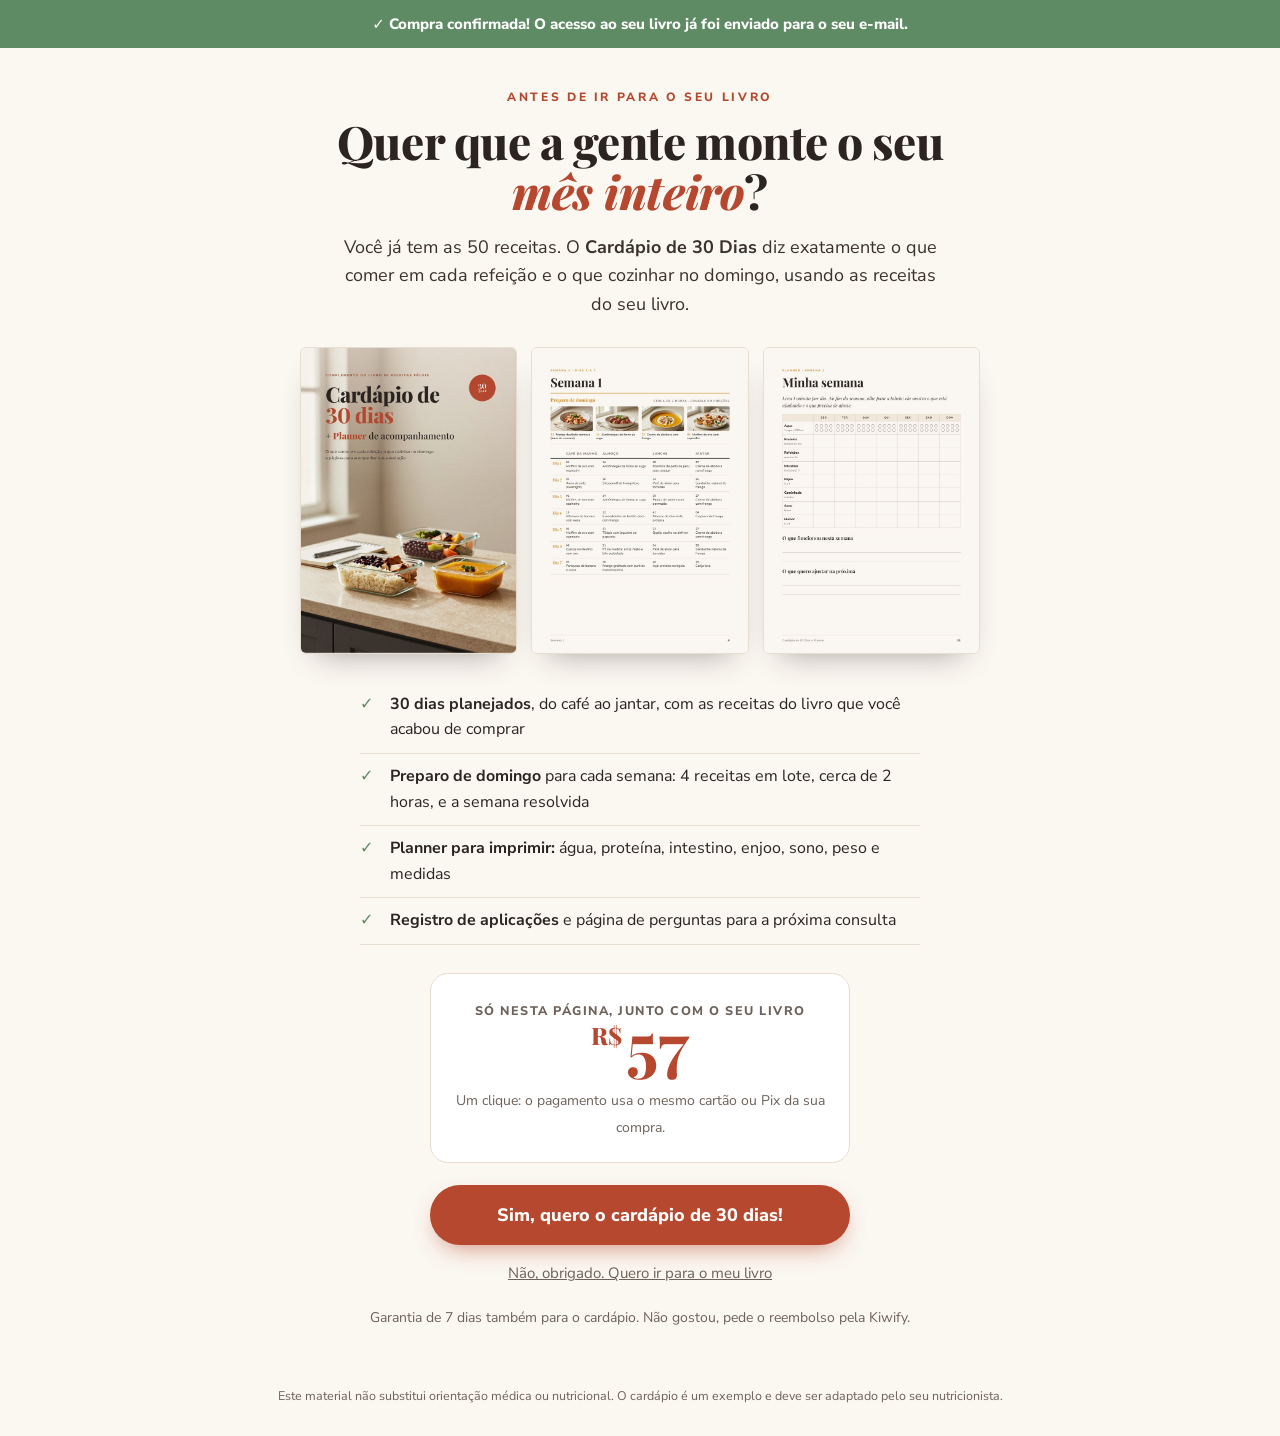
<file: obrigado.html>
<!doctype html>
<html lang="pt-BR">
<head>
<meta charset="utf-8">
<meta name="viewport" content="width=device-width, initial-scale=1">
<meta name="robots" content="noindex">
<title>Compra confirmada · 50 Receitas Fáceis</title>
<link rel="preconnect" href="https://fonts.googleapis.com">
<link href="https://fonts.googleapis.com/css2?family=Playfair+Display:ital,wght@0,700;0,800;1,700&family=Nunito+Sans:opsz,wght@6..12,400;6..12,700;6..12,800&display=swap" rel="stylesheet">
<link rel="stylesheet" href="oferta.css">
<!-- Meta Pixel (sem coleta automática de metadados da página) -->
<script>
!function(f,b,e,v,n,t,s){if(f.fbq)return;n=f.fbq=function(){n.callMethod?n.callMethod.apply(n,arguments):n.queue.push(arguments)};if(!f._fbq)f._fbq=n;n.push=n;n.loaded=!0;n.version='2.0';n.queue=[];t=b.createElement(e);t.async=!0;t.src=v;s=b.getElementsByTagName(e)[0];s.parentNode.insertBefore(t,s)}(window,document,'script','https://connect.facebook.net/en_US/fbevents.js');
fbq('set','autoConfig',false,'2507705416387792');
fbq('init','2507705416387792');
fbq('track','PageView');
// A Kiwify só redireciona para cá depois do pagamento APROVADO (cartão ou Pix).
// Compra registrada aqui porque o pixel da Kiwify (go.kiwify.com.br) não chega na Meta.
// Uma vez por navegador a cada 30 min, para recarregar a página não contar em dobro.
(function(){
  var k='compra_registrada', agora=Date.now(), ult=0;
  try{ ult=parseInt(localStorage.getItem(k),10)||0; }catch(e){}
  if(agora-ult<30*60000) return;
  try{ localStorage.setItem(k,agora); }catch(e){}
  var inicio=0; try{ inicio=parseInt(localStorage.getItem('oferta_inicio'),10)||0; }catch(e){}
  var promo = inicio && agora-inicio < 40*60000 + 30*60000; // passou pela landing com o desconto ativo (margem do tempo de checkout)
  fbq('track','Purchase',{value: promo?37:47, currency:'BRL', content_name:'50 Receitas Fáceis', content_type:'product'},{eventID:'obg-'+agora});
})();
</script>
<noscript><img height="1" width="1" style="display:none" src="https://www.facebook.com/tr?id=2507705416387792&ev=PageView&noscript=1"/></noscript>
</head>
<body>
<div class="ok">✓ Compra confirmada! O acesso ao seu livro já foi enviado para o seu e-mail.</div>

<main class="wrap">
  <p class="kicker">Antes de ir para o seu livro</p>
  <h1>Quer que a gente monte o seu <em>mês inteiro</em>?</h1>
  <p class="lead">Você já tem as 50 receitas. O <b>Cardápio de 30 Dias</b> diz exatamente o que comer em cada refeição e o que cozinhar no domingo, usando as receitas do seu livro.</p>

  <div class="paginas">
    <img src="img/card-capa.jpg" alt="Capa do Cardápio de 30 Dias" width="700" height="990">
    <img src="img/card-semana.jpg" alt="Página da semana 1 do cardápio" width="700" height="990" loading="lazy">
    <img src="img/card-planner.jpg" alt="Página do planner Minha semana" width="700" height="990" loading="lazy">
  </div>

  <ul class="lista">
    <li><b>30 dias planejados</b>, do café ao jantar, com as receitas do livro que você acabou de comprar</li>
    <li><b>Preparo de domingo</b> para cada semana: 4 receitas em lote, cerca de 2 horas, e a semana resolvida</li>
    <li><b>Planner para imprimir:</b> água, proteína, intestino, enjoo, sono, peso e medidas</li>
    <li><b>Registro de aplicações</b> e página de perguntas para a próxima consulta</li>
  </ul>

  <div class="preco">
    <span class="rotulo">Só nesta página, junto com o seu livro</span>
    <div class="valor"><small>R$</small>57</div>
    <span class="nota">Um clique: o pagamento usa o mesmo cartão ou Pix da sua compra.</span>
  </div>

  <div class="botao">
    <!-- Botão de 1 clique gerado pela Kiwify (oferta R$ 57; ao recusar, vai para oferta-especial.html) -->
    <div id="kiwify-upsell-j61pLCj" data-upsell-url="" data-downsell-url="https://receitasfaceis.github.io/oferta-especial.html" style="--kiwify-upsell-accept-bg:#B5482E;--kiwify-upsell-accept-color:#FFFFFF">
      <button id="kiwify-upsell-trigger-j61pLCj">Sim, quero o cardápio de 30 dias!</button>
      <div id="kiwify-upsell-cancel-trigger-j61pLCj">Não, obrigado. Quero ir para o meu livro</div>
    </div><script src="https://snippets.kiwify.com/upsell-v2/upsell.min.js"></script>
  </div>

  <p class="garantia">Garantia de 7 dias também para o cardápio. Não gostou, pede o reembolso pela Kiwify.</p>
</main>
<footer>Este material não substitui orientação médica ou nutricional. O cardápio é um exemplo e deve ser adaptado pelo seu nutricionista.</footer>
</body>
</html>
</file>
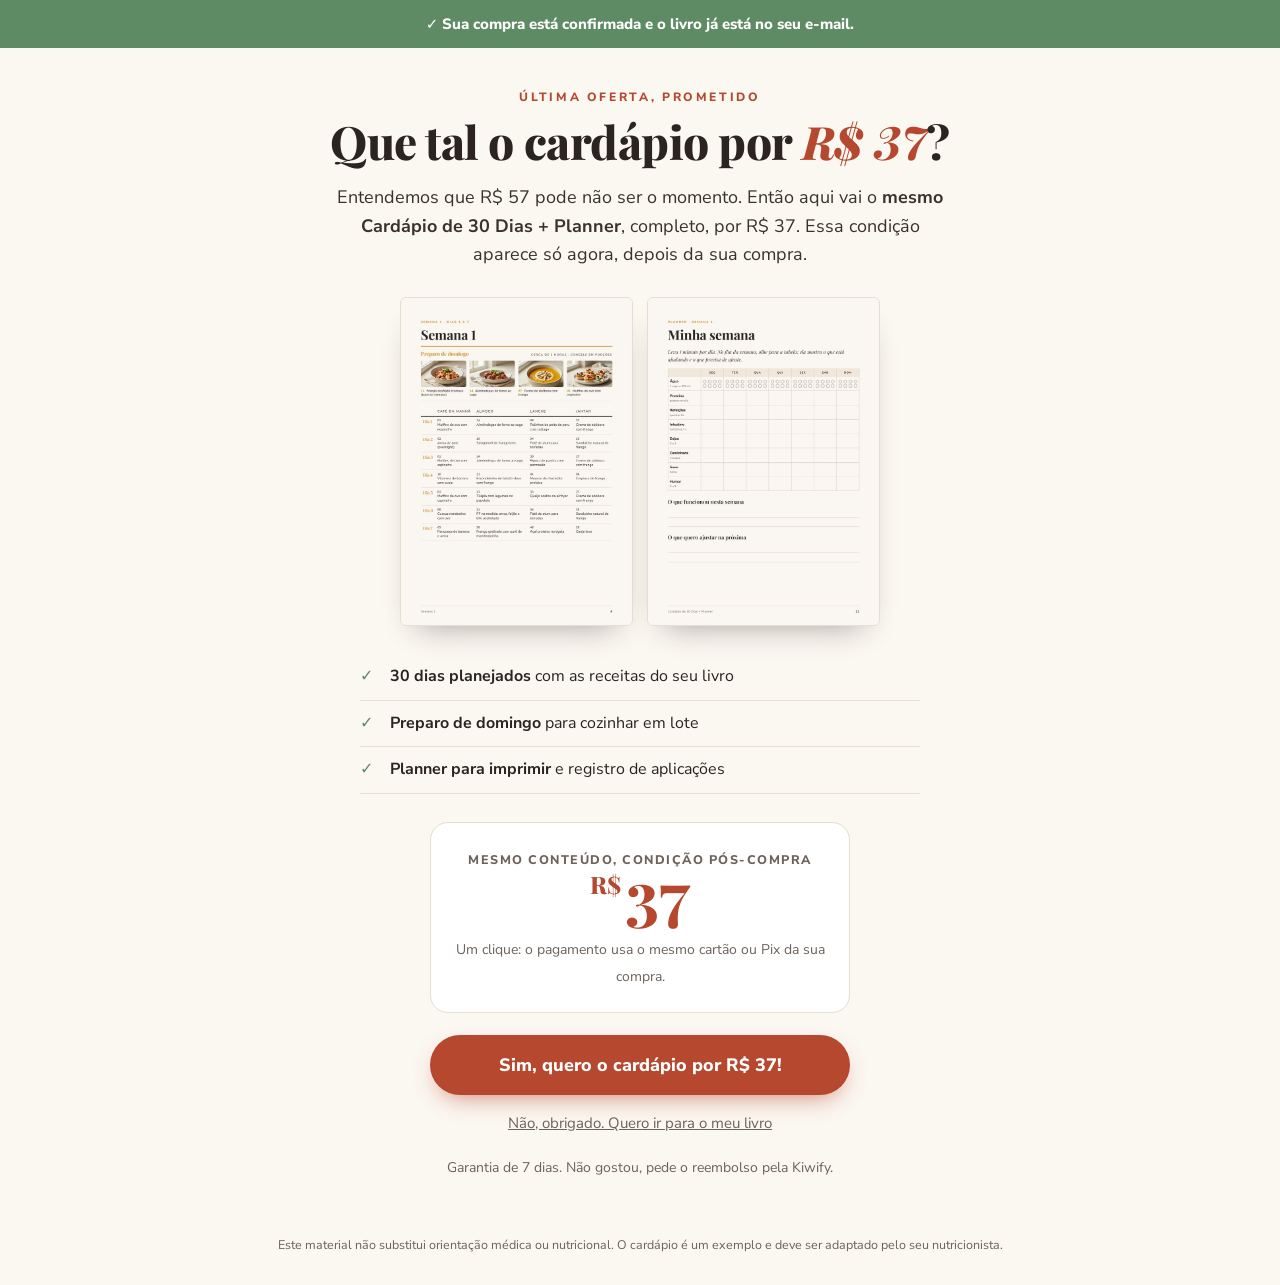
<file: oferta-especial.html>
<!doctype html>
<html lang="pt-BR">
<head>
<meta charset="utf-8">
<meta name="viewport" content="width=device-width, initial-scale=1">
<meta name="robots" content="noindex">
<title>Oferta especial · Cardápio de 30 Dias</title>
<link rel="preconnect" href="https://fonts.googleapis.com">
<link href="https://fonts.googleapis.com/css2?family=Playfair+Display:ital,wght@0,700;0,800;1,700&family=Nunito+Sans:opsz,wght@6..12,400;6..12,700;6..12,800&display=swap" rel="stylesheet">
<link rel="stylesheet" href="oferta.css">
<!-- Meta Pixel (sem coleta automática de metadados da página) -->
<script>
!function(f,b,e,v,n,t,s){if(f.fbq)return;n=f.fbq=function(){n.callMethod?n.callMethod.apply(n,arguments):n.queue.push(arguments)};if(!f._fbq)f._fbq=n;n.push=n;n.loaded=!0;n.version='2.0';n.queue=[];t=b.createElement(e);t.async=!0;t.src=v;s=b.getElementsByTagName(e)[0];s.parentNode.insertBefore(t,s)}(window,document,'script','https://connect.facebook.net/en_US/fbevents.js');
fbq('set','autoConfig',false,'2507705416387792');
fbq('init','2507705416387792');
fbq('track','PageView');
</script>
<noscript><img height="1" width="1" style="display:none" src="https://www.facebook.com/tr?id=2507705416387792&ev=PageView&noscript=1"/></noscript>
</head>
<body>
<div class="ok">✓ Sua compra está confirmada e o livro já está no seu e-mail.</div>

<main class="wrap">
  <p class="kicker">Última oferta, prometido</p>
  <h1>Que tal o cardápio por <em>R$ 37</em>?</h1>
  <p class="lead">Entendemos que R$ 57 pode não ser o momento. Então aqui vai o <b>mesmo Cardápio de 30 Dias + Planner</b>, completo, por R$ 37. Essa condição aparece só agora, depois da sua compra.</p>

  <div class="paginas duas">
    <img src="img/card-semana.jpg" alt="Página da semana 1 do cardápio" width="700" height="990">
    <img src="img/card-planner.jpg" alt="Página do planner Minha semana" width="700" height="990" loading="lazy">
  </div>

  <ul class="lista">
    <li><b>30 dias planejados</b> com as receitas do seu livro</li>
    <li><b>Preparo de domingo</b> para cozinhar em lote</li>
    <li><b>Planner para imprimir</b> e registro de aplicações</li>
  </ul>

  <div class="preco">
    <span class="rotulo">Mesmo conteúdo, condição pós-compra</span>
    <div class="valor"><small>R$</small>37</div>
    <span class="nota">Um clique: o pagamento usa o mesmo cartão ou Pix da sua compra.</span>
  </div>

  <div class="botao">
    <!-- Botão de 1 clique gerado pela Kiwify (oferta especial R$ 37; ao recusar, vai para a área de membros) -->
    <div id="kiwify-upsell-vuxy2al" data-upsell-url="" data-downsell-url="" style="--kiwify-upsell-accept-bg:#B5482E;--kiwify-upsell-accept-color:#FFFFFF">
      <button id="kiwify-upsell-trigger-vuxy2al">Sim, quero o cardápio por R$ 37!</button>
      <div id="kiwify-upsell-cancel-trigger-vuxy2al">Não, obrigado. Quero ir para o meu livro</div>
    </div><script src="https://snippets.kiwify.com/upsell-v2/upsell.min.js"></script>
  </div>

  <p class="garantia">Garantia de 7 dias. Não gostou, pede o reembolso pela Kiwify.</p>
</main>
<footer>Este material não substitui orientação médica ou nutricional. O cardápio é um exemplo e deve ser adaptado pelo seu nutricionista.</footer>
</body>
</html>
</file>
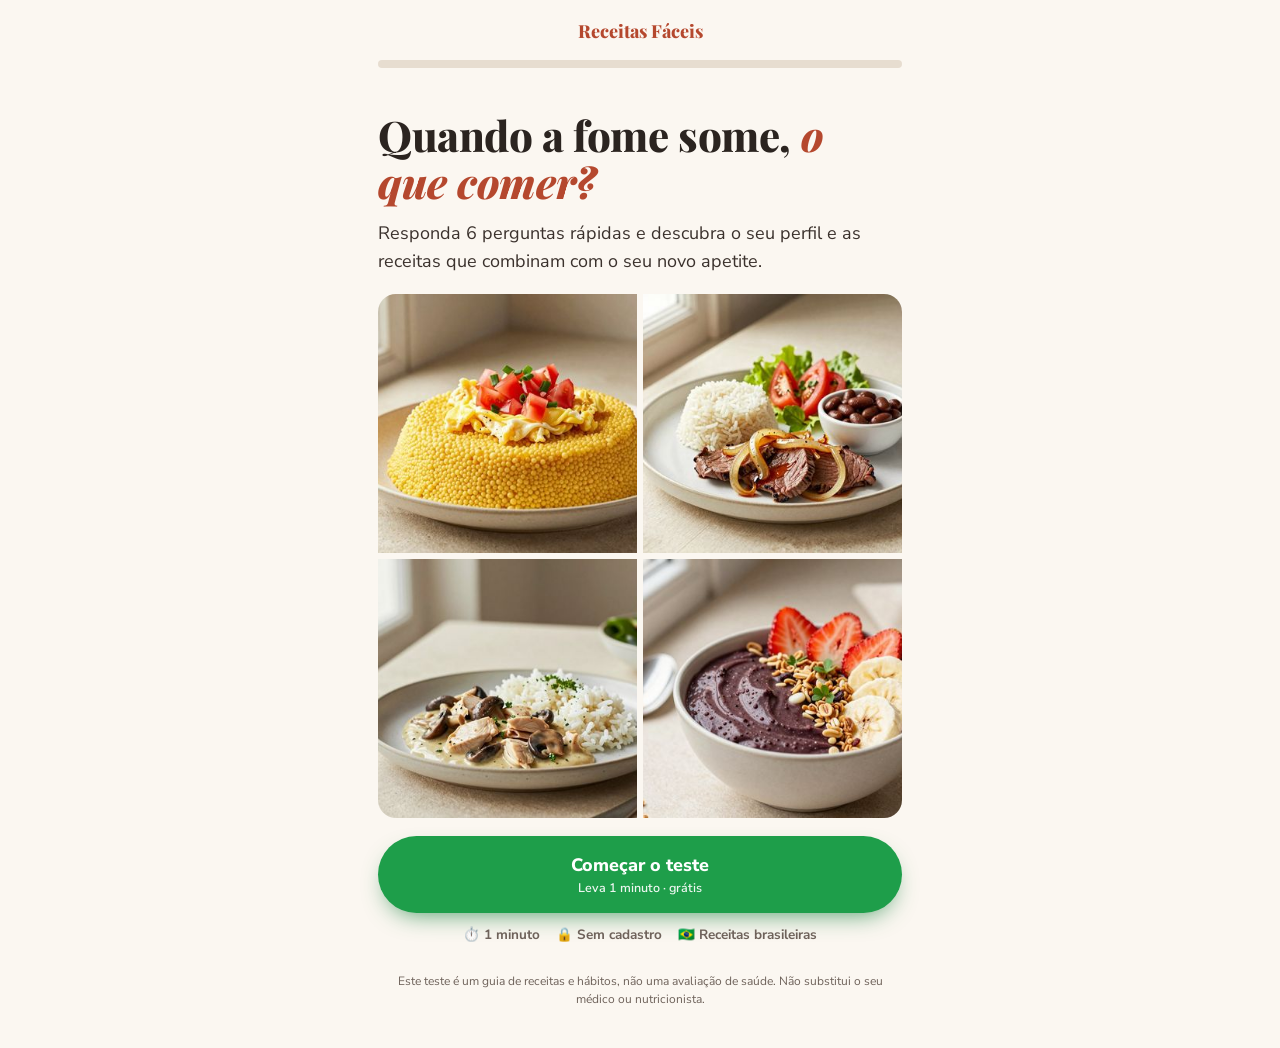
<file: quiz.html>
<!doctype html>
<html lang="pt-BR">
<head>
<meta charset="utf-8">
<meta name="viewport" content="width=device-width, initial-scale=1">
<title>Teste de 1 minuto · O que comer quando a fome some?</title>
<meta name="description" content="Responda 6 perguntas rápidas e descubra o seu perfil e as receitas que combinam com o seu novo apetite.">
<meta property="og:title" content="O que comer quando a fome some? Faça o teste de 1 minuto">
<meta property="og:description" content="6 perguntas rápidas e receitas brasileiras para o seu perfil.">
<meta property="og:image" content="https://receitasfaceis.github.io/img/og-capa.jpg">
<link rel="preconnect" href="https://fonts.googleapis.com">
<link href="https://fonts.googleapis.com/css2?family=Playfair+Display:ital,wght@0,700;0,800;1,700&family=Nunito+Sans:opsz,wght@6..12,400;6..12,600;6..12,700;6..12,800&display=swap" rel="stylesheet">
<style>
:root{
  --papel:#FBF7F1; --creme:#F3EADF; --tinta:#2B2420; --suave:#6E625A; --linha:#E7DDD0;
  --terra:#B5482E; --verde:#5E8B63; --cta:#1E9E4A; --cta-esc:#15803D;
  --serif:'Playfair Display',Georgia,serif; --sans:'Nunito Sans',system-ui,sans-serif;
}
*{box-sizing:border-box;margin:0;padding:0}
body{background:var(--papel);color:var(--tinta);font-family:var(--sans);font-size:17px;line-height:1.55;-webkit-font-smoothing:antialiased;min-height:100vh}
img{max-width:100%;display:block}
.app{max-width:560px;margin:0 auto;padding:18px 18px 40px}
.marca{text-align:center;font-family:var(--serif);font-weight:800;font-size:18px;color:var(--terra);margin-bottom:14px}
.barra{height:8px;background:var(--linha);border-radius:99px;overflow:hidden;margin-bottom:6px}
.barra i{display:block;height:100%;width:0;background:var(--cta);border-radius:99px;transition:width .4s ease}
.passo{font-size:13px;font-weight:700;color:var(--suave);text-align:right;margin-bottom:18px;min-height:20px}
.tela{display:none;animation:entra .35s ease}
.tela.on{display:block}
@keyframes entra{from{opacity:0;transform:translateX(24px)}to{opacity:1;transform:none}}
h1,h2{font-family:var(--serif);line-height:1.12;letter-spacing:-.01em}
h1{font-size:clamp(32px,8vw,42px);font-weight:800}
h1 em,h2 em{color:var(--terra);font-style:italic}
h2{font-size:clamp(25px,6.4vw,31px);font-weight:800;margin-bottom:6px}
.dica{color:var(--suave);font-size:15px;margin-bottom:18px}
.capa-quiz{border-radius:18px;overflow:hidden;margin:18px 0;display:grid;grid-template-columns:1fr 1fr;gap:6px}
.capa-quiz img{aspect-ratio:1;object-fit:cover;width:100%}
.intro p{font-size:18px;color:#3B322D;margin:14px 0 6px}
.mini{display:flex;gap:16px;flex-wrap:wrap;justify-content:center;font-size:13.5px;color:var(--suave);font-weight:700;margin-top:12px}
.opc{display:grid;gap:10px}
.opc button{display:flex;align-items:center;gap:14px;width:100%;text-align:left;background:#fff;border:2px solid var(--linha);border-radius:16px;
  padding:15px 16px;font:700 16.5px var(--sans);color:var(--tinta);cursor:pointer;transition:border-color .15s,transform .1s,background .15s}
.opc button:hover{border-color:#cbbba6}
.opc button:active{transform:scale(.98)}
.opc button .e{font-size:26px;line-height:1;flex:none;width:34px;text-align:center}
.opc button.sel{border-color:var(--cta);background:#EEF8F1}
.opc.multi button::after{content:"";margin-left:auto;flex:none;width:22px;height:22px;border-radius:6px;border:2px solid #cbbba6}
.opc.multi button.sel::after{content:"✓";border-color:var(--cta);background:var(--cta);color:#fff;font-size:14px;display:flex;align-items:center;justify-content:center}
.cta{display:flex;flex-direction:column;align-items:center;gap:2px;width:100%;background:var(--cta);color:#fff;text-decoration:none;border:0;cursor:pointer;
  font:800 18px var(--sans);padding:17px 24px;border-radius:999px;box-shadow:0 10px 24px -10px rgba(22,128,61,.8);animation:pulsa 2.2s ease-out infinite;text-align:center}
.cta small{font-weight:600;font-size:12.5px;opacity:.92}
.cta:hover{background:var(--cta-esc)}
.cta[disabled]{opacity:.4;animation:none;cursor:default}
@keyframes pulsa{0%{box-shadow:0 10px 24px -10px rgba(22,128,61,.8),0 0 0 0 rgba(30,158,74,.5)}70%{box-shadow:0 10px 24px -10px rgba(22,128,61,.8),0 0 0 16px rgba(30,158,74,0)}100%{box-shadow:0 10px 24px -10px rgba(22,128,61,.8),0 0 0 0 rgba(30,158,74,0)}}
.continuar{margin-top:16px}
.voltar{background:none;border:0;color:var(--suave);font:700 14px var(--sans);cursor:pointer;margin-top:14px;padding:6px}
/* carregando */
.carregando{text-align:center;padding-top:30px}
.roda{width:64px;height:64px;border-radius:50%;border:6px solid var(--linha);border-top-color:var(--cta);margin:0 auto 22px;animation:gira 1s linear infinite}
@keyframes gira{to{transform:rotate(360deg)}}
.etapas{list-style:none;text-align:left;max-width:320px;margin:22px auto 0}
.etapas li{padding:7px 0 7px 30px;position:relative;color:var(--suave);font-weight:700;opacity:.35;transition:opacity .3s}
.etapas li.ok{opacity:1;color:var(--tinta)}
.etapas li.ok::before{content:"✓";position:absolute;left:0;color:var(--cta);font-weight:800}
/* resultado */
.selo{display:inline-block;background:#EEF8F1;color:var(--cta-esc);border:1px solid #bfe3cb;border-radius:999px;padding:6px 14px;font-size:13px;font-weight:800;margin-bottom:12px}
.perfil{background:var(--tinta);color:#F6EDE1;border-radius:20px;padding:22px 22px 20px;margin:16px 0}
.perfil .k{font-size:12px;font-weight:800;letter-spacing:.18em;text-transform:uppercase;color:#F3C98B}
.perfil h3{font-family:var(--serif);font-size:27px;margin:6px 0 8px;color:#fff}
.perfil p{font-size:15.5px;opacity:.9}
.resolve{list-style:none;margin:6px 0 18px}
.resolve li{background:#fff;border:1px solid var(--linha);border-radius:14px;padding:13px 14px 13px 46px;position:relative;margin-bottom:8px;font-size:15.5px}
.resolve li::before{content:"✓";position:absolute;left:14px;top:13px;width:22px;height:22px;border-radius:50%;background:var(--cta);color:#fff;font-size:12.5px;font-weight:800;display:flex;align-items:center;justify-content:center}
.resolve b{display:block;font-size:16px}
.titulo-rec{font-family:var(--serif);font-size:22px;font-weight:800;margin:22px 0 10px}
.recs{display:grid;grid-template-columns:repeat(3,1fr);gap:8px;margin-bottom:22px}
.recs figure{background:#fff;border-radius:12px;overflow:hidden;border:1px solid var(--linha)}
.recs img{aspect-ratio:1;object-fit:cover;width:100%}
.recs figcaption{padding:7px 8px 9px;font-weight:800;font-size:12.5px;line-height:1.25}
.recs figcaption span{display:block;color:var(--terra);font-weight:700;font-size:11.5px;margin-top:2px}
.garantia{text-align:center;font-size:13.5px;color:var(--suave);font-weight:700;margin-top:12px}
.aviso{font-size:12px;color:var(--suave);text-align:center;margin-top:26px;line-height:1.5}
@media (prefers-reduced-motion:reduce){.tela,.cta,.roda{animation:none}}
</style>
<!-- Meta Pixel (sem coleta automática de metadados da página) -->
<script>
!function(f,b,e,v,n,t,s){if(f.fbq)return;n=f.fbq=function(){n.callMethod?n.callMethod.apply(n,arguments):n.queue.push(arguments)};if(!f._fbq)f._fbq=n;n.push=n;n.loaded=!0;n.version='2.0';n.queue=[];t=b.createElement(e);t.async=!0;t.src=v;s=b.getElementsByTagName(e)[0];s.parentNode.insertBefore(t,s)}(window,document,'script','https://connect.facebook.net/en_US/fbevents.js');
fbq('set','autoConfig',false,'2507705416387792');
fbq('init','2507705416387792');
fbq('track','PageView');
</script>
<noscript><img height="1" width="1" style="display:none" src="https://www.facebook.com/tr?id=2507705416387792&ev=PageView&noscript=1"/></noscript>
</head>
<body>
<main class="app">
  <div class="marca">Receitas Fáceis</div>
  <div class="barra"><i id="barra"></i></div>
  <div class="passo" id="passo"></div>

  <!-- INTRO -->
  <section class="tela on intro" data-t="intro">
    <h1>Quando a fome some, <em>o que comer?</em></h1>
    <p>Responda 6 perguntas rápidas e descubra o seu perfil e as receitas que combinam com o seu novo apetite.</p>
    <div class="capa-quiz">
      <img src="img/r08.jpg" alt="Cuscuz com ovo"><img src="img/r21.jpg" alt="PF na medida">
      <img src="img/r16.jpg" alt="Strogonoff leve"><img src="img/r46.jpg" alt="Açaí proteico">
    </div>
    <button class="cta" id="comecar">Começar o teste<small>Leva 1 minuto · grátis</small></button>
    <div class="mini"><span>⏱️ 1 minuto</span><span>🔒 Sem cadastro</span><span>🇧🇷 Receitas brasileiras</span></div>
  </section>

  <!-- PERGUNTAS (montadas pelo script) -->
  <div id="perguntas"></div>

  <!-- CARREGANDO -->
  <section class="tela carregando" data-t="carregando">
    <div class="roda"></div>
    <h2>Montando o seu resultado…</h2>
    <ul class="etapas">
      <li>Analisando o seu apetite</li>
      <li>Vendo os seus maiores desafios</li>
      <li>Separando as receitas para o seu perfil</li>
    </ul>
  </section>

  <!-- RESULTADO -->
  <section class="tela" data-t="resultado">
    <span class="selo">✓ Resultado pronto</span>
    <h2>O livro <em>50 Receitas Fáceis</em> foi feito para o seu perfil</h2>
    <div class="perfil"><div class="k">Seu perfil</div><h3 id="r-perfil"></h3><p id="r-texto"></p></div>
    <div class="titulo-rec">O que o livro resolve para você</div>
    <ul class="resolve" id="r-resolve"></ul>
    <div class="titulo-rec">3 receitas do livro para começar</div>
    <div class="recs" id="r-recs"></div>
    <a class="cta" id="r-cta" href="index.html#oferta">Quero o livro com as 50 receitas<small>Acesso imediato · 3 bônus inclusos</small></a>
    <div class="garantia">✓ Garantia de 7 dias · Pix ou cartão</div>
  </section>

  <p class="aviso">Este teste é um guia de receitas e hábitos, não uma avaliação de saúde. Não substitui o seu médico ou nutricionista.</p>
</main>

<script>
(function () {
  // ───── perguntas ─────
  var P = [
    { id: "caneta", t: "Você usa alguma canetinha para emagrecer?", d: "Qualquer marca.", o: [
      ["💉", "Sim, comecei há pouco tempo", "inicio"], ["📅", "Sim, já uso há mais de 3 meses", "veterana"],
      ["🔜", "Ainda não, mas vou começar", "vai"], ["🙋", "Não, mas quero comer menos com mais proteína", "nao"]] },
    { id: "apetite", t: "Como anda o seu apetite?", o: [
      ["😶", "Quase não sinto fome", "minimo"], ["🥄", "Sinto fome, mas encho com 3 garfadas", "enche"],
      ["🎢", "Varia muito de um dia para o outro", "varia"], ["🙂", "Está normal", "normal"]] },
    { id: "desafios", multi: true, t: "O que mais acontece com você?", d: "Pode marcar mais de uma.", o: [
      ["💪", "Tenho medo de perder músculo e ficar flácida", "musculo"], ["🤢", "Enjoo ou estômago sensível", "enjoo"],
      ["⏭️", "Pulo refeições sem perceber", "pular"], ["🤷", "Não sei o que cozinhar", "ideia"],
      ["⏱️", "Falta tempo para cozinhar", "tempo"], ["🚽", "Intestino preso", "intestino"]] },
    { id: "proteina", t: "Você sabe quanta proteína tem no seu prato?", o: [
      ["❓", "Não faço ideia", "nao"], ["🤏", "Mais ou menos", "mais-menos"], ["📊", "Sei, mas não consigo bater a meta", "nao-bate"]] },
    { id: "comida", t: "Que tipo de comida você mais gosta?", o: [
      ["🍛", "Comida brasileira caseira: arroz, feijão, cuscuz", "brasileira"], ["⚡", "Coisas rápidas e práticas", "rapida"],
      ["🍫", "Não vivo sem um docinho", "doce"], ["🍽️", "De tudo um pouco", "tudo"]] },
    { id: "cozinha", t: "Quanto tempo você tem para cozinhar?", o: [
      ["⚡", "Até 15 minutos", "15"], ["🍳", "Uns 30 minutos", "30"], ["📦", "Prefiro cozinhar no domingo e congelar", "domingo"]] }
  ];

  // receitas com foto (dados reais do livro)
  var R = {
    4: ["Crepioca de frango", 26, "10 min"], 8: ["Cuscuz nordestino com ovo", 16, "15 min"], 10: ["Vitamina de banana com aveia", 21, "3 min"],
    12: ["Escondidinho de batata-doce", 27, "congela bem"], 16: ["Strogonoff de frango leve", 32, "25 min"], 17: ["Salpicão leve de frango", 26, "sem fogão"],
    20: ["Frango com purê de mandioquinha", 30, "30 min"], 21: ["PF na medida", 27, "25 min"], 22: ["Moqueca leve de peixe", 26, "congela bem"],
    23: ["Torta de frango de liquidificador", 22, "congela bem"], 26: ["Caldo de frango com gengibre", 17, "dias de enjoo"], 27: ["Creme de abóbora com frango", 18, "dias de enjoo"],
    28: ["Canja leve", 19, "dias de enjoo"], 33: ["Queijo coalho na airfryer", 13, "10 min"], 36: ["Tapioca de queijo coalho", 10, "5 min"],
    42: ["Brigadeiro de colher proteico", 15, "10 min"], 46: ["Açaí proteico na tigela", 15, "5 min"]
  };

  var resp = { desafios: [] }, atual = -1;
  var box = document.getElementById("perguntas");
  var track = function (ev, extra) { try { window.fbq && fbq("trackCustom", ev, extra || {}); } catch (e) {} };

  P.forEach(function (p, i) {
    var s = document.createElement("section");
    s.className = "tela"; s.dataset.t = "q" + i;
    var h = "<h2>" + p.t + "</h2>" + (p.d ? "<p class='dica'>" + p.d + "</p>" : "<p class='dica'>&nbsp;</p>");
    h += "<div class='opc" + (p.multi ? " multi" : "") + "'>";
    p.o.forEach(function (o) { h += "<button type='button' data-v='" + o[2] + "'><span class='e'>" + o[0] + "</span>" + o[1] + "</button>"; });
    h += "</div>";
    if (p.multi) h += "<button class='cta continuar' type='button' disabled>Continuar</button>";
    if (i > 0) h += "<button class='voltar' type='button'>← Voltar</button>";
    s.innerHTML = h;
    s.querySelectorAll(".opc button").forEach(function (b) {
      b.addEventListener("click", function () {
        if (p.multi) {
          b.classList.toggle("sel");
          resp[p.id] = [].map.call(s.querySelectorAll(".sel"), function (x) { return x.dataset.v; });
          s.querySelector(".continuar").disabled = !resp[p.id].length;
        } else {
          s.querySelectorAll(".sel").forEach(function (x) { x.classList.remove("sel"); });
          b.classList.add("sel"); resp[p.id] = b.dataset.v;
          setTimeout(function () { vai(i + 1); }, 260);
        }
      });
    });
    if (p.multi) s.querySelector(".continuar").addEventListener("click", function () { vai(i + 1); });
    if (i > 0) s.querySelector(".voltar").addEventListener("click", function () { vai(i - 1); });
    box.appendChild(s);
  });

  function mostra(t) {
    document.querySelectorAll(".tela").forEach(function (s) { s.classList.toggle("on", s.dataset.t === t); });
    window.scrollTo(0, 0);
  }
  function vai(i) {
    atual = i;
    if (i < P.length) {
      mostra("q" + i);
      document.getElementById("barra").style.width = (i / P.length * 100) + "%";
      document.getElementById("passo").textContent = "Pergunta " + (i + 1) + " de " + P.length;
    } else carrega();
  }
  document.getElementById("comecar").addEventListener("click", function () { track("QuizIniciado"); vai(0); });

  function carrega() {
    document.getElementById("barra").style.width = "100%";
    document.getElementById("passo").textContent = "";
    mostra("carregando");
    var li = document.querySelectorAll(".etapas li");
    li.forEach(function (x, k) { setTimeout(function () { x.classList.add("ok"); }, 600 + k * 700); });
    setTimeout(resultado, 2900);
  }

  function resultado() {
    var d = resp.desafios || [], tem = function (x) { return d.indexOf(x) > -1; };
    var perfil, texto;
    if (tem("musculo") || resp.proteina === "nao-bate") {
      perfil = "Proteína em risco";
      texto = "Você come pouco e se preocupa com o músculo. O segredo é cada garfada trazer proteína, sem precisar aumentar o prato.";
    } else if (tem("enjoo")) {
      perfil = "Estômago sensível";
      texto = "Tem dias em que quase nada desce. Você precisa de pratos leves e mornos, que caem bem e ainda nutrem.";
    } else if (resp.apetite === "minimo" || tem("pular")) {
      perfil = "Apetite mínimo";
      texto = "A fome quase sumiu e as refeições acabam ficando para depois. Porções pequenas e fáceis ajudam a não pular refeição.";
    } else {
      perfil = "Rotina corrida";
      texto = "Você quer comer bem, mas sem passar horas na cozinha. Receitas rápidas e que congelam resolvem a sua semana.";
    }
    document.getElementById("r-perfil").textContent = perfil;
    document.getElementById("r-texto").textContent = texto;

    // o que o livro resolve (só o que está de fato no livro)
    var itens = [];
    if (tem("musculo") || resp.proteina !== "mais-menos") itens.push(["Proteína calculada em cada receita", "Você vê os gramas de proteína de cada porção, sem conta difícil, e tem a tabela bônus Onde está a proteína."]);
    if (tem("enjoo")) itens.push(["7 sopas e caldos para os dias de enjoo", "E uma página com o que costuma ajudar e o que piora nesses dias."]);
    if (tem("pular") || resp.apetite === "minimo") itens.push(["Cardápio de 7 dias (bônus)", "Do café ao jantar, já montado, para você não pular refeição."]);
    if (tem("ideia") || resp.comida === "brasileira" || resp.comida === "tudo") itens.push(["50 receitas brasileiras com foto", "Cuscuz, PF, strogonoff, moqueca, tapioca… em porção pequena."]);
    if (tem("tempo") || resp.cozinha === "15") itens.push(["Receitas de até 15 minutos", "Etiquetas até 15 min, sem fogão e airfryer para achar rápido."]);
    if (resp.cozinha === "domingo") itens.push(["Receitas que congelam", "Cozinhe no domingo e tenha a semana resolvida em porções pequenas."]);
    if (resp.comida === "doce") itens.push(["6 sobremesas leves", "Brigadeiro de colher proteico, açaí proteico e outras."]);
    if (tem("intestino")) itens.push(["Receitas com fibras do dia a dia", "Feijão, aveia, legumes. E, se quiser, o adicional Intestino em Dia no checkout."]);
    if (itens.length < 3) itens.push(["Lista de compras base (bônus)", "A despensa que faz quase todas as receitas, por seção do mercado."]);
    document.getElementById("r-resolve").innerHTML = itens.slice(0, 4).map(function (x) { return "<li><b>" + x[0] + "</b>" + x[1] + "</li>"; }).join("");

    // 3 receitas por perfil
    var pool = [];
    if (tem("musculo")) pool.push(16, 20, 21);
    if (tem("enjoo")) pool.push(26, 27, 10);
    if (resp.cozinha === "domingo") pool.push(12, 23, 22);
    if (resp.cozinha === "15" || tem("tempo")) pool.push(4, 36, 46);
    if (resp.comida === "doce") pool.push(42, 46);
    if (resp.comida === "brasileira") pool.push(8, 21, 22);
    if (resp.apetite === "minimo") pool.push(10, 17);
    pool.push(8, 16, 21, 4);
    var vistos = {}, esc = pool.filter(function (n) { if (vistos[n]) return false; vistos[n] = 1; return true; }).slice(0, 3);
    document.getElementById("r-recs").innerHTML = esc.map(function (n) {
      var r = R[n], f = "img/r" + (n < 10 ? "0" : "") + n + ".jpg";
      return "<figure><img src='" + f + "' alt='" + r[0] + "'><figcaption>" + r[0] + "<span>" + r[1] + " g de proteína · " + r[2] + "</span></figcaption></figure>";
    }).join("");

    // leva os parâmetros do anúncio (utm, fbclid) para a página de vendas
    document.getElementById("r-cta").href = "index.html" + location.search + "#oferta";
    track("QuizConcluido", { perfil: perfil });
    mostra("resultado");
  }
})();
</script>
</body>
</html>
</file>
<file: oferta.css>
/* páginas pós-compra (obrigado.html e oferta-especial.html) — mesmo visual da landing */
:root{--papel:#FBF7F1;--creme:#F3EADF;--tinta:#2B2420;--suave:#6E625A;--linha:#E7DDD0;--terra:#B5482E;--verde:#5E8B63;
  --serif:'Playfair Display',Georgia,serif;--sans:'Nunito Sans',system-ui,sans-serif}
*{box-sizing:border-box;margin:0;padding:0}
body{background:var(--papel);color:var(--tinta);font-family:var(--sans);font-size:17px;line-height:1.6;font-variant-numeric:lining-nums}
img{max-width:100%;height:auto;display:block}
.ok{background:var(--verde);color:#fff;text-align:center;font-weight:800;padding:12px 16px;font-size:15px}
.wrap{max-width:720px;margin:0 auto;padding:40px 20px 56px;text-align:center}
.kicker{font-size:12px;font-weight:800;letter-spacing:.22em;text-transform:uppercase;color:var(--terra);margin-bottom:10px}
h1{font-family:var(--serif);font-weight:800;font-size:clamp(32px,6vw,46px);line-height:1.08;letter-spacing:-.01em}
h1 em{font-style:italic;color:var(--terra)}
.lead{font-size:18px;color:#3B322D;margin:16px auto 28px;max-width:34em}
.paginas{display:grid;grid-template-columns:repeat(3,1fr);gap:14px;margin-bottom:28px}
.paginas.duas{grid-template-columns:repeat(2,1fr);max-width:480px;margin-left:auto;margin-right:auto}
.paginas img{border-radius:6px;border:1px solid var(--linha);box-shadow:0 16px 30px -18px rgba(43,36,32,.45)}
.lista{list-style:none;text-align:left;max-width:560px;margin:0 auto 28px}
.lista li{padding:10px 0 10px 30px;border-bottom:1px solid var(--linha);position:relative;font-size:16px}
.lista li::before{content:"✓";position:absolute;left:0;top:10px;color:var(--verde);font-weight:800}
.preco{background:#fff;border:1px solid var(--linha);border-radius:18px;padding:22px;max-width:420px;margin:0 auto 22px}
.preco .rotulo{font-size:12.5px;font-weight:800;letter-spacing:.12em;text-transform:uppercase;color:var(--suave)}
.preco .valor{font-family:var(--serif);font-weight:800;font-size:60px;line-height:1.05;color:var(--terra)}
.preco .valor small{font-size:24px;vertical-align:top;margin-right:4px}
.preco .nota{font-size:14px;color:var(--suave)}
/* botões gerados pela Kiwify */
.botao{max-width:420px;margin:0 auto}
.botao button{width:100%;border:0;border-radius:999px;padding:18px 20px;font:800 18px var(--sans);cursor:pointer;
  background:var(--kiwify-upsell-accept-bg,#B5482E);color:var(--kiwify-upsell-accept-color,#fff);box-shadow:0 10px 24px -10px rgba(181,72,46,.7)}
.botao [id^="kiwify-upsell-cancel-trigger"]{margin-top:16px;color:var(--suave);text-decoration:underline;cursor:pointer;font-size:15px}
.garantia{margin-top:22px;font-size:14px;color:var(--suave)}
footer{text-align:center;font-size:12.5px;color:var(--suave);padding:0 20px 30px}
@media (max-width:640px){.paginas{grid-template-columns:repeat(2,1fr)}.paginas img:nth-child(3){display:none}}
</file>
